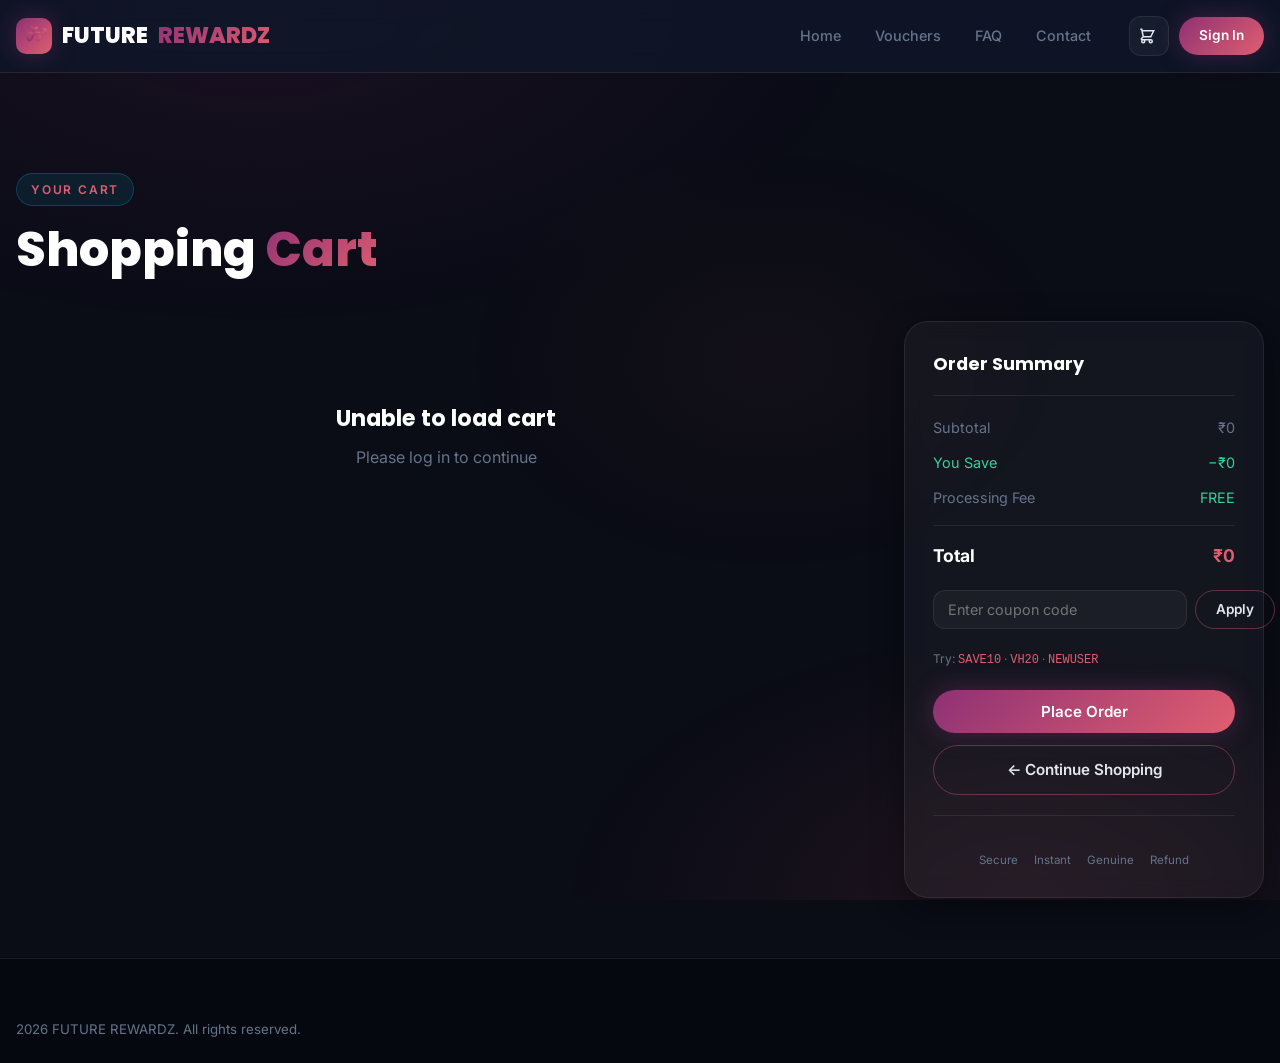
<file: frontend/cart.html>
<!DOCTYPE html>
<html lang="en">
<head>
  <meta charset="UTF-8" />
  <meta name="viewport" content="width=device-width, initial-scale=1.0" />
  <title>Your Cart — FUTURE REWARDZ</title>
  <link rel="stylesheet" href="css/style.css?v=12" />
</head>
<body>

<div id="loader">
  <div class="loader-inner">
    <div class="loader-logo">
      <div class="nav-logo-icon">
        <svg viewBox="0 0 100 100" fill="none" xmlns="http://www.w3.org/2000/svg" style="width: 100%; height: 100%; vertical-align: middle;">
          <defs>
            <linearGradient id="logo-grad-loader" x1="0%" y1="100%" x2="100%" y2="0%">
              <stop offset="0%" stop-color="#8e3175" />
              <stop offset="100%" stop-color="#e05e6f" />
            </linearGradient>
          </defs>
          <path d="M50,33 C45,21 35,26 48,34 C49,35 50,36 50,36 C50,36 51,35 52,34 C65,26 55,21 50,33 Z" stroke="url(#logo-grad-loader)" stroke-width="5" stroke-linejoin="round" />
          <path d="M43,41 H37 C34,41 33,43 33,46 V55 C33,65 41,65 44,56 C47,47 53,47 56,56 C59,65 67,65 67,55 V46 C67,43 66,41 63,41 H57" stroke="url(#logo-grad-loader)" stroke-width="5.5" stroke-linecap="round" stroke-linejoin="round" />
          <path d="M44,56 C47,47 52,43 59,43 C67,43 72,52 82,32" stroke="url(#logo-grad-loader)" stroke-width="5.5" stroke-linecap="round" stroke-linejoin="round" />
          <path d="M72,32 H82 V42" stroke="url(#logo-grad-loader)" stroke-width="5.5" stroke-linecap="round" stroke-linejoin="round" />
        </svg>
      </div> FUTURE <span class="text-gradient">REWARDZ</span>
    </div>
    <div class="loader-bar"><div class="loader-bar-fill"></div></div>
  </div>
</div>

<canvas id="particles" style="position:fixed;inset:0;width:100%;height:100%;pointer-events:none;z-index:0;opacity:0.3;"></canvas>

<!-- NAVBAR -->
<nav class="navbar">
  <div class="nav-inner">
    <a href="index.html" class="nav-logo">
      <div class="nav-logo-icon">
        <svg viewBox="0 0 100 100" fill="none" xmlns="http://www.w3.org/2000/svg" style="width: 100%; height: 100%; vertical-align: middle;">
          <defs>
            <linearGradient id="logo-grad-nav" x1="0%" y1="100%" x2="100%" y2="0%">
              <stop offset="0%" stop-color="#8e3175" />
              <stop offset="100%" stop-color="#e05e6f" />
            </linearGradient>
          </defs>
          <path d="M50,33 C45,21 35,26 48,34 C49,35 50,36 50,36 C50,36 51,35 52,34 C65,26 55,21 50,33 Z" stroke="url(#logo-grad-nav)" stroke-width="5" stroke-linejoin="round" />
          <path d="M43,41 H37 C34,41 33,43 33,46 V55 C33,65 41,65 44,56 C47,47 53,47 56,56 C59,65 67,65 67,55 V46 C67,43 66,41 63,41 H57" stroke="url(#logo-grad-nav)" stroke-width="5.5" stroke-linecap="round" stroke-linejoin="round" />
          <path d="M44,56 C47,47 52,43 59,43 C67,43 72,52 82,32" stroke="url(#logo-grad-nav)" stroke-width="5.5" stroke-linecap="round" stroke-linejoin="round" />
          <path d="M72,32 H82 V42" stroke="url(#logo-grad-nav)" stroke-width="5.5" stroke-linecap="round" stroke-linejoin="round" />
        </svg>
      </div> FUTURE <span class="text-gradient">REWARDZ</span>
    </a>
    <ul class="nav-links">
      <li><a href="index.html">Home</a></li>
      <li><a href="vouchers.html">Vouchers</a></li>
      <li><a href="faq.html">FAQ</a></li>
      <li><a href="contact.html">Contact</a></li>
    </ul>
    <div class="nav-actions">
      <a href="cart.html" class="cart-btn"><svg fill="none" stroke="currentColor" stroke-width="2" viewBox="0 0 24 24" style="width:18px;height:18px;vertical-align:text-bottom;margin-right:4px;"><path d="M3 3h2l.4 2M7 13h10l4-8H5.4M7 13L5.4 5M7 13l-2.293 2.293c-.63.63-.184 1.707.707 1.707H17m0 0a2 2 0 100 4 2 2 0 000-4zm-8 2a2 2 0 11-4 0 2 2 0 014 0z"></path></svg> <span class="cart-count" style="display:none">0</span></a>
      <a href="login.html" class="btn btn-primary btn-sm">Login</a>
      <button class="hamburger"></button>
    </div>
  </div>
  <div class="mobile-menu">
    <a href="index.html">Home</a>
    <a href="vouchers.html">Vouchers</a>
    <a href="login.html" style="color:var(--cyan);font-weight:600">Login</a>
  </div>
</nav>

<!-- CART SECTION -->
<section class="cart-section">
  <div class="page-header" style="padding:40px 0 28px;">
    <div class="section-label"> Your Cart</div>
    <h1 class="section-title">Shopping <span class="text-gradient">Cart</span></h1>
  </div>

  <div class="cart-layout">
    <!-- Cart Items -->
    <div>
      <div id="cart-items">
        <!-- Rendered by JS -->
        <div class="empty-state">
          <div class="empty-icon"></div>
          <div class="empty-title">Your cart is empty</div>
          <div class="empty-sub">Browse vouchers and add some deals!</div>
          <a href="vouchers.html" class="btn btn-primary" style="margin-top:16px;">Browse Vouchers</a>
        </div>
      </div>
    </div>

    <!-- Order Summary -->
    <div class="cart-summary glass">
      <h3>Order Summary</h3>

      <div class="summary-row">
        <span>Subtotal</span>
        <span id="summary-subtotal">₹0</span>
      </div>
      <div class="summary-row" style="color:#34d399;">
        <span>You Save</span>
        <span id="summary-savings">−₹0</span>
      </div>
      <div class="summary-row">
        <span>Processing Fee</span>
        <span style="color:#34d399;">FREE</span>
      </div>
      <div class="summary-row total">
        <span>Total</span>
        <span id="summary-total">₹0</span>
      </div>

      <!-- Coupon -->
      <div class="coupon-input">
        <input type="text" id="coupon-code" placeholder="Enter coupon code" />
        <button id="apply-coupon" class="btn btn-outline btn-sm">Apply</button>
      </div>
      <div style="font-size:0.75rem;color:var(--muted);margin-bottom:20px;">
        Try: <code style="color:var(--cyan)">SAVE10</code> · <code style="color:var(--cyan)">VH20</code> · <code style="color:var(--cyan)">NEWUSER</code>
      </div>

      <button id="place-order-btn" class="btn btn-primary" style="width:100%;justify-content:center;margin-bottom:12px;">
        Place Order
      </button>
      <a href="vouchers.html" class="btn btn-outline" style="width:100%;justify-content:center;">
        ← Continue Shopping
      </a>

      <!-- Trust badges -->
      <div style="display:flex;justify-content:center;gap:16px;margin-top:20px;padding-top:16px;border-top:1px solid var(--border);">
        <div style="text-align:center;font-size:0.72rem;color:var(--muted);"><br>Secure</div>
        <div style="text-align:center;font-size:0.72rem;color:var(--muted);"><br>Instant</div>
        <div style="text-align:center;font-size:0.72rem;color:var(--muted);"><br>Genuine</div>
        <div style="text-align:center;font-size:0.72rem;color:var(--muted);"><br>Refund</div>
      </div>
    </div>
  </div>
</section>

<footer>
  <div class="footer-inner">
    <div class="footer-bottom" style="padding-top:0;border:none;">
      <span> 2026 FUTURE REWARDZ. All rights reserved.</span>
    </div>
  </div>
</footer>

<div class="toast" id="toast"><span class="toast-icon" style="display:none;"></span><span class="toast-msg"></span></div>
<script src="js/script.js?v=13"></script>
</body>
</html>
</file>
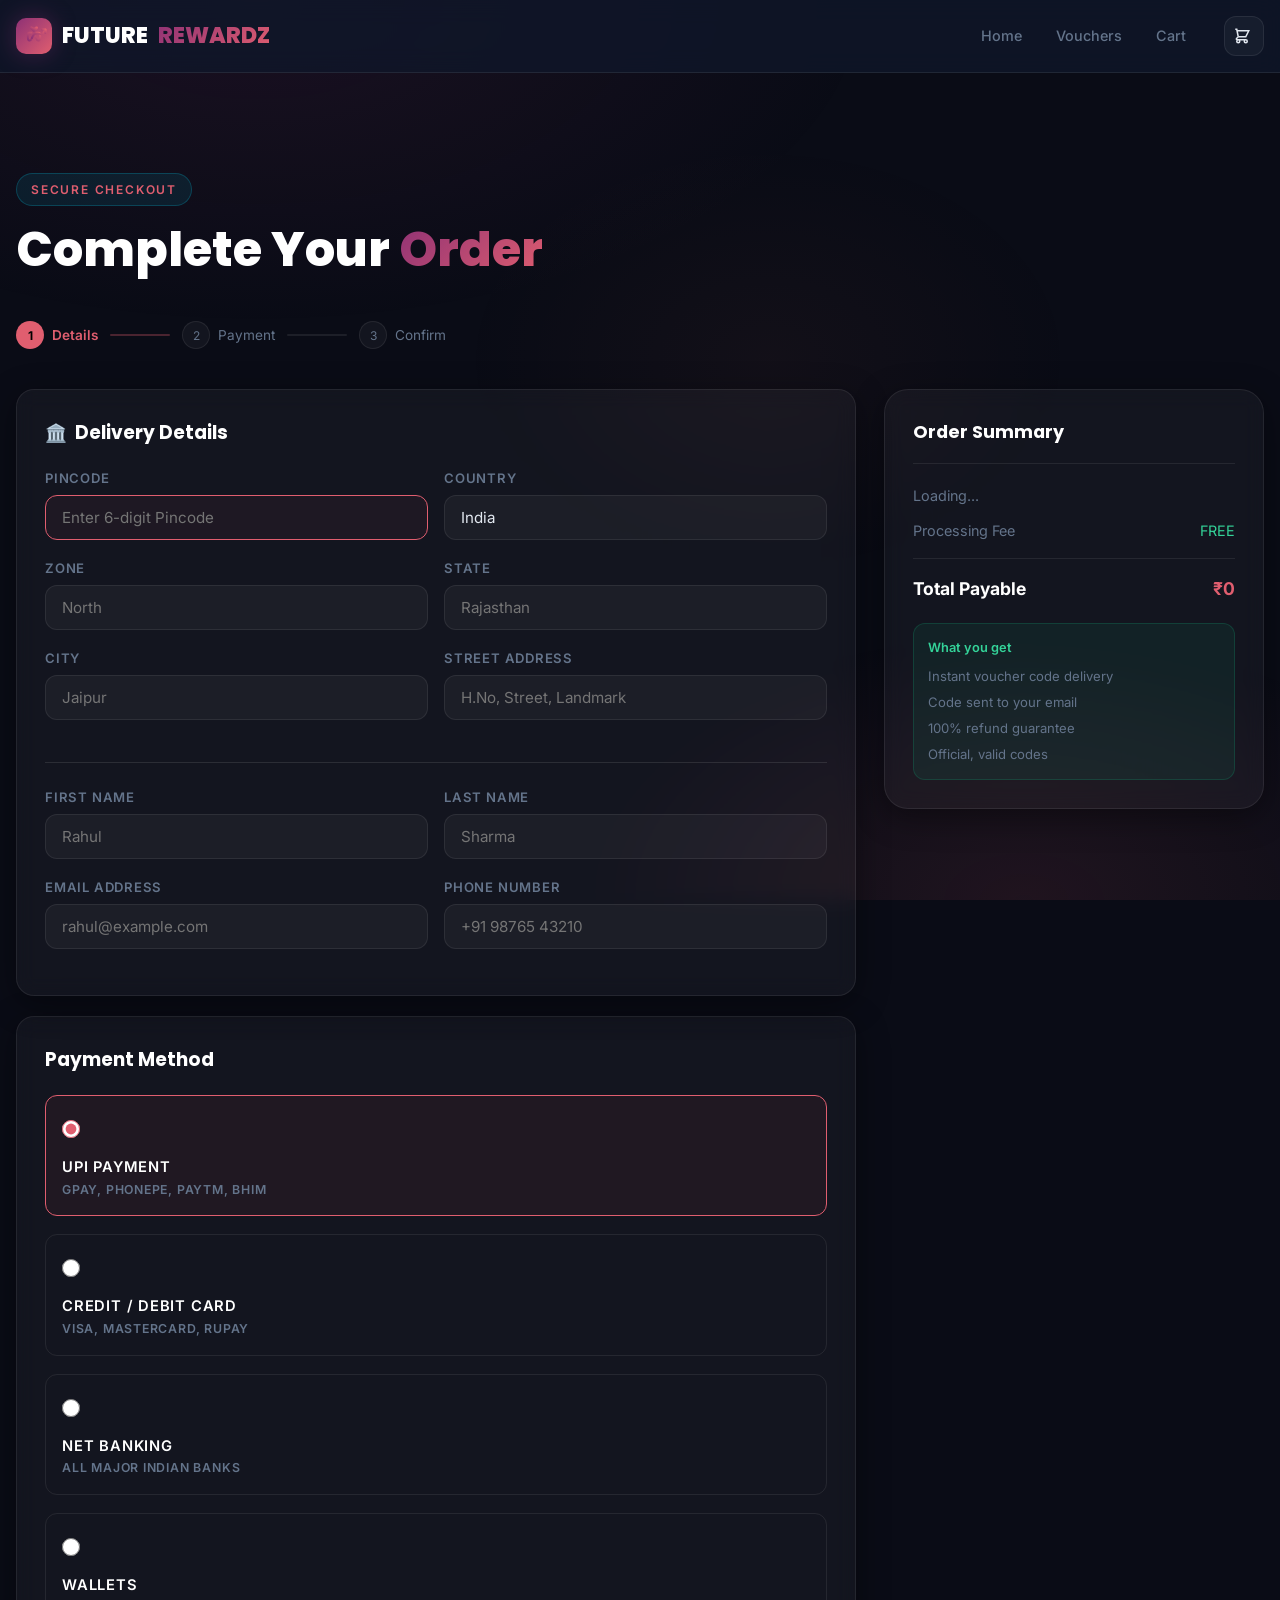
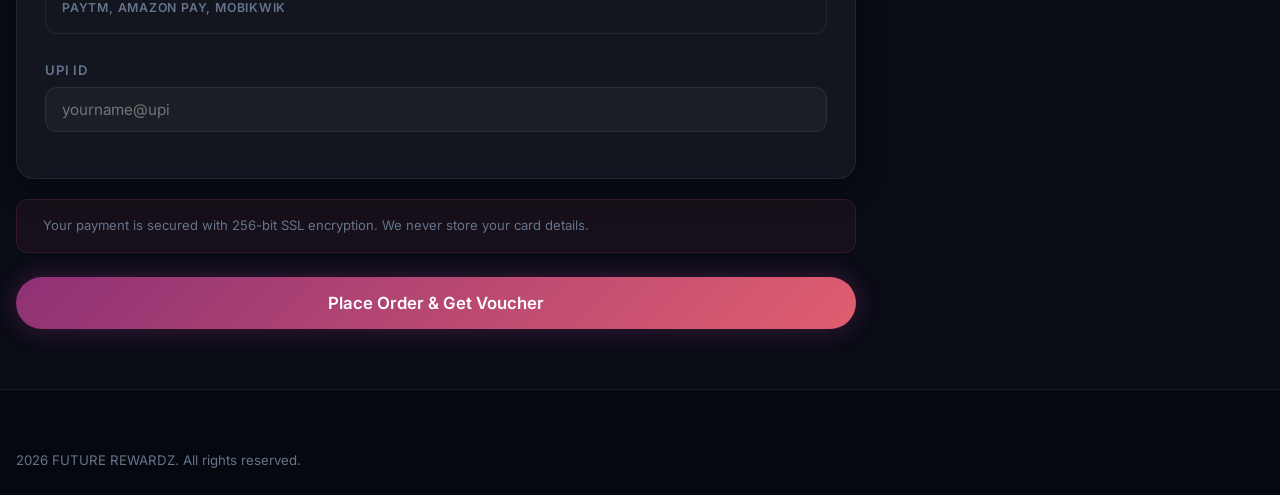
<file: frontend/checkout.html>
<!DOCTYPE html>
<html lang="en">
<head>
  <meta charset="UTF-8" />
  <meta name="viewport" content="width=device-width, initial-scale=1.0" />
  <title>Checkout — FUTURE REWARDZ</title>
  <link rel="stylesheet" href="css/style.css?v=12" />
</head>
<body>

<div id="loader">
  <div class="loader-inner">
    <div class="loader-logo">
      <div class="nav-logo-icon">
        <svg viewBox="0 0 100 100" fill="none" xmlns="http://www.w3.org/2000/svg" style="width: 100%; height: 100%; vertical-align: middle;">
          <defs>
            <linearGradient id="logo-grad-loader" x1="0%" y1="100%" x2="100%" y2="0%">
              <stop offset="0%" stop-color="#8e3175" />
              <stop offset="100%" stop-color="#e05e6f" />
            </linearGradient>
          </defs>
          <path d="M50,33 C45,21 35,26 48,34 C49,35 50,36 50,36 C50,36 51,35 52,34 C65,26 55,21 50,33 Z" stroke="url(#logo-grad-loader)" stroke-width="5" stroke-linejoin="round" />
          <path d="M43,41 H37 C34,41 33,43 33,46 V55 C33,65 41,65 44,56 C47,47 53,47 56,56 C59,65 67,65 67,55 V46 C67,43 66,41 63,41 H57" stroke="url(#logo-grad-loader)" stroke-width="5.5" stroke-linecap="round" stroke-linejoin="round" />
          <path d="M44,56 C47,47 52,43 59,43 C67,43 72,52 82,32" stroke="url(#logo-grad-loader)" stroke-width="5.5" stroke-linecap="round" stroke-linejoin="round" />
          <path d="M72,32 H82 V42" stroke="url(#logo-grad-loader)" stroke-width="5.5" stroke-linecap="round" stroke-linejoin="round" />
        </svg>
      </div> FUTURE <span class="text-gradient">REWARDZ</span>
    </div>
    <div class="loader-bar"><div class="loader-bar-fill"></div></div>
  </div>
</div>

<canvas id="particles" style="position:fixed;inset:0;width:100%;height:100%;pointer-events:none;z-index:0;opacity:0.3;"></canvas>

<!-- NAVBAR -->
<nav class="navbar">
  <div class="nav-inner">
    <a href="index.html" class="nav-logo">
      <div class="nav-logo-icon">
        <svg viewBox="0 0 100 100" fill="none" xmlns="http://www.w3.org/2000/svg" style="width: 100%; height: 100%; vertical-align: middle;">
          <defs>
            <linearGradient id="logo-grad-nav" x1="0%" y1="100%" x2="100%" y2="0%">
              <stop offset="0%" stop-color="#8e3175" />
              <stop offset="100%" stop-color="#e05e6f" />
            </linearGradient>
          </defs>
          <path d="M50,33 C45,21 35,26 48,34 C49,35 50,36 50,36 C50,36 51,35 52,34 C65,26 55,21 50,33 Z" stroke="url(#logo-grad-nav)" stroke-width="5" stroke-linejoin="round" />
          <path d="M43,41 H37 C34,41 33,43 33,46 V55 C33,65 41,65 44,56 C47,47 53,47 56,56 C59,65 67,65 67,55 V46 C67,43 66,41 63,41 H57" stroke="url(#logo-grad-nav)" stroke-width="5.5" stroke-linecap="round" stroke-linejoin="round" />
          <path d="M44,56 C47,47 52,43 59,43 C67,43 72,52 82,32" stroke="url(#logo-grad-nav)" stroke-width="5.5" stroke-linecap="round" stroke-linejoin="round" />
          <path d="M72,32 H82 V42" stroke="url(#logo-grad-nav)" stroke-width="5.5" stroke-linecap="round" stroke-linejoin="round" />
        </svg>
      </div> FUTURE <span class="text-gradient">REWARDZ</span>
    </a>
    <ul class="nav-links">
      <li><a href="index.html">Home</a></li>
      <li><a href="vouchers.html">Vouchers</a></li>
      <li><a href="cart.html">Cart</a></li>
    </ul>
    <div class="nav-actions">
      <a href="cart.html" class="cart-btn"><svg fill="none" stroke="currentColor" stroke-width="2" viewBox="0 0 24 24" style="width:18px;height:18px;vertical-align:text-bottom;margin-right:4px;"><path d="M3 3h2l.4 2M7 13h10l4-8H5.4M7 13L5.4 5M7 13l-2.293 2.293c-.63.63-.184 1.707.707 1.707H17m0 0a2 2 0 100 4 2 2 0 000-4zm-8 2a2 2 0 11-4 0 2 2 0 014 0z"></path></svg> <span class="cart-count" style="display:none">0</span></a>
      <button class="hamburger"></button>
    </div>
  </div>
  <div class="mobile-menu">
    <a href="index.html">Home</a>
    <a href="vouchers.html">Vouchers</a>
    <a href="cart.html">Cart</a>
  </div>
</nav>

<!-- CHECKOUT -->
<section class="checkout-section">
  <div style="padding:40px 0 28px;">
    <div class="section-label reveal"> Secure Checkout</div>
    <h1 class="section-title reveal">Complete Your <span class="text-gradient">Order</span></h1>
  </div>

  <!-- Progress steps -->
  <div style="display:flex;align-items:center;gap:12px;margin-bottom:40px;" class="reveal">
    <div style="display:flex;align-items:center;gap:8px;">
      <div style="width:28px;height:28px;border-radius:50%;background:var(--cyan);display:grid;place-items:center;font-size:0.75rem;font-weight:700;color:#000;">1</div>
      <span style="font-size:0.85rem;font-weight:600;color:var(--cyan);">Details</span>
    </div>
    <div style="flex:1;height:2px;background:rgba(224,94,111,0.3);border-radius:2px;max-width:60px;"></div>
    <div style="display:flex;align-items:center;gap:8px;">
      <div style="width:28px;height:28px;border-radius:50%;background:var(--surface);border:1px solid var(--border);display:grid;place-items:center;font-size:0.75rem;color:var(--muted);">2</div>
      <span style="font-size:0.85rem;color:var(--muted);">Payment</span>
    </div>
    <div style="flex:1;height:2px;background:var(--border);border-radius:2px;max-width:60px;"></div>
    <div style="display:flex;align-items:center;gap:8px;">
      <div style="width:28px;height:28px;border-radius:50%;background:var(--surface);border:1px solid var(--border);display:grid;place-items:center;font-size:0.75rem;color:var(--muted);">3</div>
      <span style="font-size:0.85rem;color:var(--muted);">Confirm</span>
    </div>
  </div>

  <div class="checkout-layout">
    <!-- LEFT: Form -->
    <div>
      <form id="checkout-form" class="checkout-form">

        <!-- Delivery & Address -->
        <div class="glass reveal" style="padding:28px;margin-bottom:20px;position:relative;z-index:50;">
          <h3 style="font-family:var(--font-display);font-weight:700;color:#fff;margin-bottom:20px;display:flex;align-items:center;gap:8px;">
            <span style="font-size:1.1rem;">🏛️</span> Delivery Details
          </h3>

          <div class="form-row">
            <div>
              <label for="pincode">Pincode</label>
              <input type="text" id="pincode" placeholder="Enter 6-digit Pincode" maxlength="6" autocomplete="off" required style="border:1px solid var(--cyan);background:rgba(224,94,111,0.05);" />
            </div>
            <div>
              <label for="country">Country</label>
              <input type="text" id="country" value="India" readonly />
            </div>
          </div>

          <div class="form-row">
            <div>
              <label for="zone">Zone</label>
              <input type="text" id="zone" placeholder="North" />
            </div>
            <div style="position:relative;">
              <label for="state">State</label>
              <input type="text" id="state" placeholder="Rajasthan" autocomplete="off" required />
              <div id="state-suggestions" class="autocomplete-dropdown glass"></div>
            </div>
          </div>

          <div class="form-row">
            <div>
              <label for="city">City</label>
              <input type="text" id="city" placeholder="Jaipur" required />
            </div>
            <div>
              <label for="street">Street Address</label>
              <input type="text" id="street" placeholder="H.No, Street, Landmark" required />
            </div>
          </div>

          <hr style="border:none;border-top:1px solid rgba(255,255,255,0.1);margin:24px 0;" />

          <div class="form-row">
            <div>
              <label for="fname">First Name</label>
              <input type="text" id="fname" placeholder="Rahul" required />
            </div>
            <div>
              <label for="lname">Last Name</label>
              <input type="text" id="lname" placeholder="Sharma" required />
            </div>
          </div>
          <div class="form-row">
            <div>
              <label for="email">Email Address</label>
              <input type="email" id="email" placeholder="rahul@example.com" required />
            </div>
            <div>
              <label for="phone">Phone Number</label>
              <input type="tel" id="phone" placeholder="+91 98765 43210" required />
            </div>
          </div>
        </div>


        <!-- Payment Method -->
        <div class="glass" style="padding:28px;margin-bottom:20px;">
          <h3 style="font-family:var(--font-display);font-weight:700;color:#fff;margin-bottom:20px;display:flex;align-items:center;gap:8px;">
             Payment Method
          </h3>

          <div class="payment-methods">
            <label class="pay-method selected">
              <input type="radio" name="payment" value="upi" checked />
              <span class="pay-method-icon"></span>
              <div>
                <div class="pay-method-label">UPI Payment</div>
                <div class="pay-method-sub">GPay, PhonePe, Paytm, BHIM</div>
              </div>
            </label>
            <label class="pay-method">
              <input type="radio" name="payment" value="card" />
              <span class="pay-method-icon"></span>
              <div>
                <div class="pay-method-label">Credit / Debit Card</div>
                <div class="pay-method-sub">Visa, Mastercard, RuPay</div>
              </div>
            </label>
            <label class="pay-method">
              <input type="radio" name="payment" value="netbanking" />
              <span class="pay-method-icon"></span>
              <div>
                <div class="pay-method-label">Net Banking</div>
                <div class="pay-method-sub">All major Indian banks</div>
              </div>
            </label>
            <label class="pay-method">
              <input type="radio" name="payment" value="wallet" />
              <span class="pay-method-icon"></span>
              <div>
                <div class="pay-method-label">Wallets</div>
                <div class="pay-method-sub">Paytm, Amazon Pay, Mobikwik</div>
              </div>
            </label>
          </div>

          <!-- UPI input (shown by default) -->
          <label>UPI ID</label>
          <input type="text" placeholder="yourname@upi" />
        </div>

        <!-- Trust badges -->
        <div style="display:flex;align-items:center;gap:10px;margin-bottom:24px;padding:16px;border-radius:var(--radius-sm);background:rgba(224,94,111,0.06);border:1px solid rgba(224,94,111,0.15);">
          <span style="font-size:1.4rem;"></span>
          <span style="font-size:0.82rem;color:var(--muted);line-height:1.5;">Your payment is secured with 256-bit SSL encryption. We never store your card details.</span>
        </div>

        <button type="submit" class="btn btn-primary btn-lg" style="width:100%;justify-content:center;">
           Place Order & Get Voucher
        </button>
      </form>
    </div>

    <!-- RIGHT: Order Summary -->
    <div class="cart-summary glass" style="top:88px;">
      <h3>Order Summary</h3>
      <div id="checkout-order-summary">
        <!-- Populated by JS -->
        <div class="summary-row"><span>Loading...</span></div>
      </div>
      <div class="summary-row">
        <span>Processing Fee</span>
        <span style="color:#34d399;">FREE</span>
      </div>
      <div class="summary-row total">
        <span>Total Payable</span>
        <span id="summary-total">₹0</span>
      </div>

      <div style="margin-top:20px;padding:14px;border-radius:var(--radius-sm);background:rgba(16,185,129,0.08);border:1px solid rgba(16,185,129,0.2);">
        <div style="font-size:0.8rem;color:#34d399;font-weight:600;"> What you get</div>
        <ul style="margin-top:8px;list-style:none;font-size:0.82rem;color:var(--muted);display:flex;flex-direction:column;gap:5px;">
          <li> Instant voucher code delivery</li>
          <li> Code sent to your email</li>
          <li> 100% refund guarantee</li>
          <li> Official, valid codes</li>
        </ul>
      </div>
    </div>
  </div>
</section>

<footer>
  <div class="footer-inner">
    <div class="footer-bottom" style="padding-top:0;border:none;">
      <span> 2026 FUTURE REWARDZ. All rights reserved.</span>
    </div>
  </div>
</footer>

<div class="toast" id="toast"><span class="toast-icon" style="display:none;"></span><span class="toast-msg"></span></div>
<script src="js/script.js?v=13"></script>
</body>
</html>
</file>
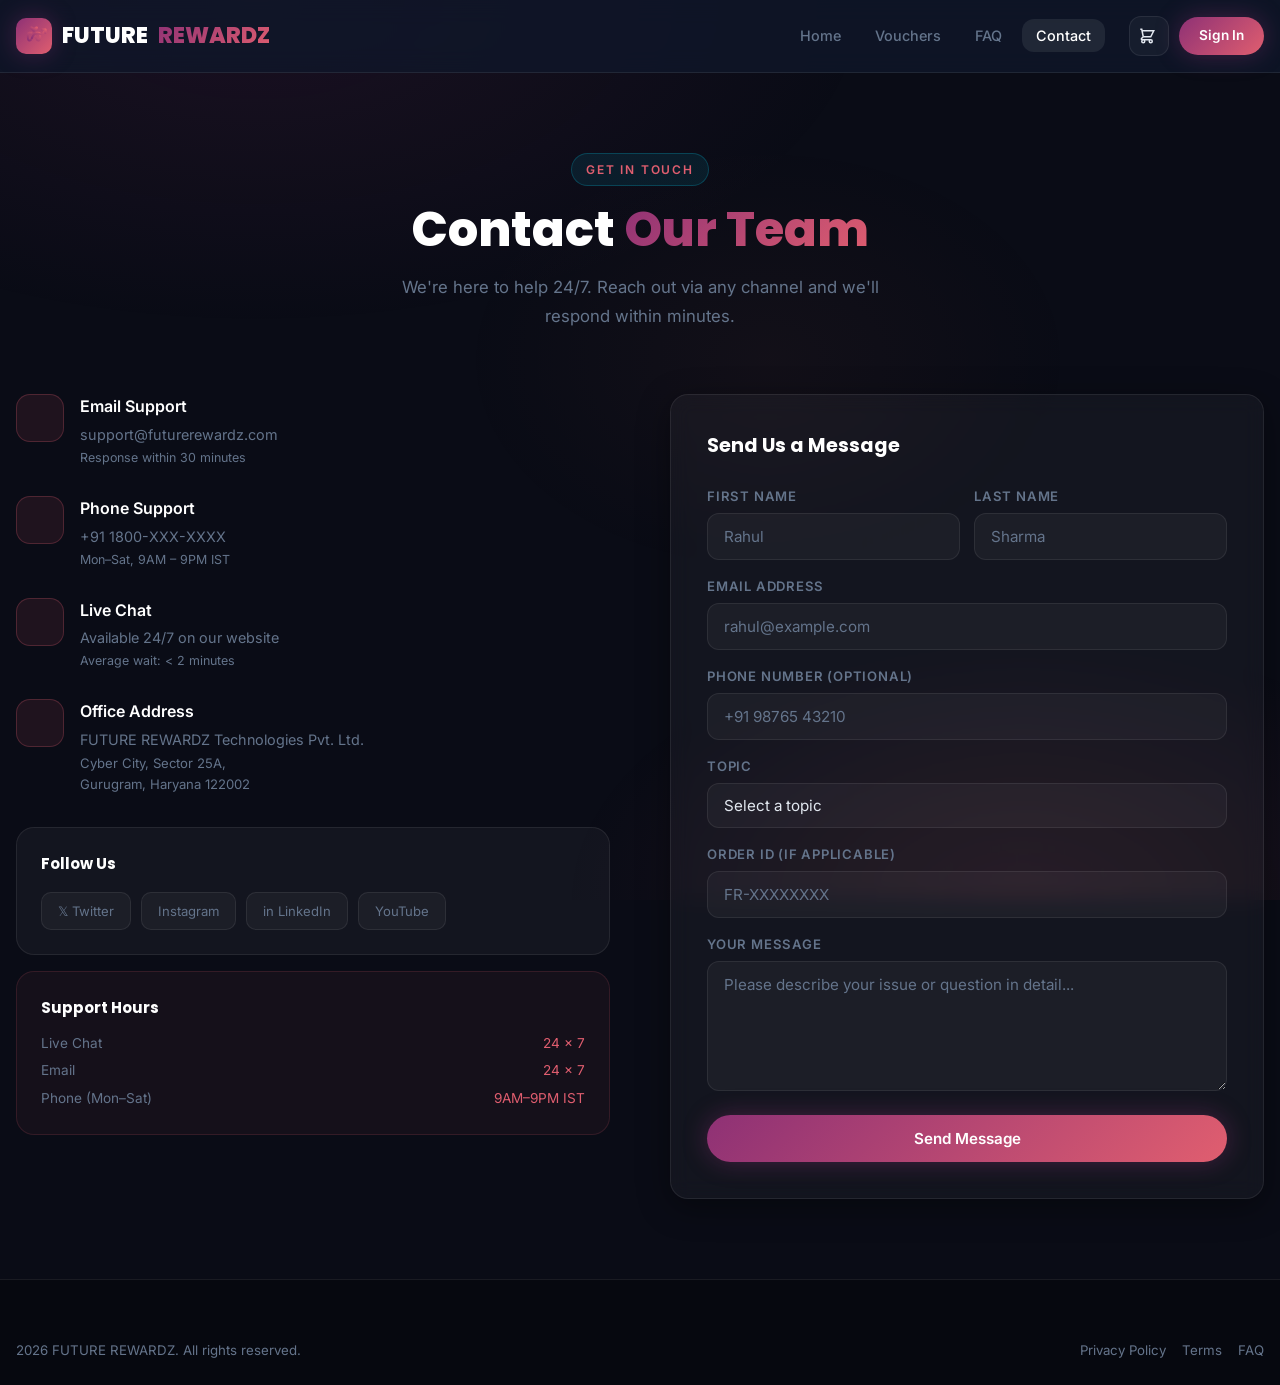
<file: frontend/contact.html>
<!DOCTYPE html>
<html lang="en">
<head>
  <meta charset="UTF-8" />
  <meta name="viewport" content="width=device-width, initial-scale=1.0" />
  <title>Contact Us — FUTURE REWARDZ</title>
  <link rel="stylesheet" href="css/style.css?v=12" />
</head>
<body>

<div id="loader">
  <div class="loader-inner">
    <div class="loader-logo">
      <div class="nav-logo-icon">
        <svg viewBox="0 0 100 100" fill="none" xmlns="http://www.w3.org/2000/svg" style="width: 100%; height: 100%; vertical-align: middle;">
          <defs>
            <linearGradient id="logo-grad-loader" x1="0%" y1="100%" x2="100%" y2="0%">
              <stop offset="0%" stop-color="#8e3175" />
              <stop offset="100%" stop-color="#e05e6f" />
            </linearGradient>
          </defs>
          <path d="M50,33 C45,21 35,26 48,34 C49,35 50,36 50,36 C50,36 51,35 52,34 C65,26 55,21 50,33 Z" stroke="url(#logo-grad-loader)" stroke-width="5" stroke-linejoin="round" />
          <path d="M43,41 H37 C34,41 33,43 33,46 V55 C33,65 41,65 44,56 C47,47 53,47 56,56 C59,65 67,65 67,55 V46 C67,43 66,41 63,41 H57" stroke="url(#logo-grad-loader)" stroke-width="5.5" stroke-linecap="round" stroke-linejoin="round" />
          <path d="M44,56 C47,47 52,43 59,43 C67,43 72,52 82,32" stroke="url(#logo-grad-loader)" stroke-width="5.5" stroke-linecap="round" stroke-linejoin="round" />
          <path d="M72,32 H82 V42" stroke="url(#logo-grad-loader)" stroke-width="5.5" stroke-linecap="round" stroke-linejoin="round" />
        </svg>
      </div> FUTURE <span class="text-gradient">REWARDZ</span>
    </div>
    <div class="loader-bar"><div class="loader-bar-fill"></div></div>
  </div>
</div>

<canvas id="particles" style="position:fixed;inset:0;width:100%;height:100%;pointer-events:none;z-index:0;opacity:0.3;"></canvas>

<!-- NAVBAR -->
<nav class="navbar">
  <div class="nav-inner">
    <a href="index.html" class="nav-logo">
      <div class="nav-logo-icon">
        <svg viewBox="0 0 100 100" fill="none" xmlns="http://www.w3.org/2000/svg" style="width: 100%; height: 100%; vertical-align: middle;">
          <defs>
            <linearGradient id="logo-grad-nav" x1="0%" y1="100%" x2="100%" y2="0%">
              <stop offset="0%" stop-color="#8e3175" />
              <stop offset="100%" stop-color="#e05e6f" />
            </linearGradient>
          </defs>
          <path d="M50,33 C45,21 35,26 48,34 C49,35 50,36 50,36 C50,36 51,35 52,34 C65,26 55,21 50,33 Z" stroke="url(#logo-grad-nav)" stroke-width="5" stroke-linejoin="round" />
          <path d="M43,41 H37 C34,41 33,43 33,46 V55 C33,65 41,65 44,56 C47,47 53,47 56,56 C59,65 67,65 67,55 V46 C67,43 66,41 63,41 H57" stroke="url(#logo-grad-nav)" stroke-width="5.5" stroke-linecap="round" stroke-linejoin="round" />
          <path d="M44,56 C47,47 52,43 59,43 C67,43 72,52 82,32" stroke="url(#logo-grad-nav)" stroke-width="5.5" stroke-linecap="round" stroke-linejoin="round" />
          <path d="M72,32 H82 V42" stroke="url(#logo-grad-nav)" stroke-width="5.5" stroke-linecap="round" stroke-linejoin="round" />
        </svg>
      </div> FUTURE <span class="text-gradient">REWARDZ</span>
    </a>
    <ul class="nav-links">
      <li><a href="index.html">Home</a></li>
      <li><a href="vouchers.html">Vouchers</a></li>
      <li><a href="faq.html">FAQ</a></li>
      <li><a href="contact.html" class="active">Contact</a></li>
    </ul>
    <div class="nav-actions">
      <a href="cart.html" class="cart-btn"><svg fill="none" stroke="currentColor" stroke-width="2" viewBox="0 0 24 24" style="width:18px;height:18px;vertical-align:text-bottom;margin-right:4px;"><path d="M3 3h2l.4 2M7 13h10l4-8H5.4M7 13L5.4 5M7 13l-2.293 2.293c-.63.63-.184 1.707.707 1.707H17m0 0a2 2 0 100 4 2 2 0 000-4zm-8 2a2 2 0 11-4 0 2 2 0 014 0z"></path></svg> <span class="cart-count" style="display:none">0</span></a>
      <a href="login.html" class="btn btn-primary btn-sm">Login</a>
      <button class="hamburger"></button>
    </div>
  </div>
  <div class="mobile-menu">
    <a href="index.html">Home</a>
    <a href="vouchers.html">Vouchers</a>
    <a href="faq.html">FAQ</a>
    <a href="contact.html">Contact</a>
  </div>
</nav>

<!-- CONTACT SECTION -->
<section class="contact-section">
  <div style="text-align:center;margin-bottom:4rem;">
    <div class="section-label reveal"> Get In Touch</div>
    <h1 class="section-title reveal">Contact <span class="text-gradient">Our Team</span></h1>
    <p class="section-subtitle reveal" style="margin-inline:auto;">
      We're here to help 24/7. Reach out via any channel and we'll respond within minutes.
    </p>
  </div>

  <div class="contact-layout">
    <!-- Left: Contact Info -->
    <div>
      <div class="contact-info-item reveal">
        <div class="contact-icon"></div>
        <div>
          <div class="contact-info-title">Email Support</div>
          <div class="contact-info-val">support@futurerewardz.com</div>
          <div class="contact-info-val" style="font-size:0.78rem;margin-top:2px;color:var(--muted);">Response within 30 minutes</div>
        </div>
      </div>

      <div class="contact-info-item reveal">
        <div class="contact-icon"></div>
        <div>
          <div class="contact-info-title">Phone Support</div>
          <div class="contact-info-val">+91 1800-XXX-XXXX</div>
          <div class="contact-info-val" style="font-size:0.78rem;margin-top:2px;color:var(--muted);">Mon–Sat, 9AM – 9PM IST</div>
        </div>
      </div>

      <div class="contact-info-item reveal">
        <div class="contact-icon"></div>
        <div>
          <div class="contact-info-title">Live Chat</div>
          <div class="contact-info-val">Available 24/7 on our website</div>
          <div class="contact-info-val" style="font-size:0.78rem;margin-top:2px;color:var(--muted);">Average wait: &lt; 2 minutes</div>
        </div>
      </div>

      <div class="contact-info-item reveal">
        <div class="contact-icon"></div>
        <div>
          <div class="contact-info-title">Office Address</div>
          <div class="contact-info-val">FUTURE REWARDZ Technologies Pvt. Ltd.</div>
          <div class="contact-info-val" style="font-size:0.82rem;margin-top:2px;">Cyber City, Sector 25A,<br>Gurugram, Haryana 122002</div>
        </div>
      </div>

      <!-- Social Links -->
      <div class="reveal" style="margin-top:32px;padding:24px;border-radius:var(--radius);background:var(--surface);border:1px solid var(--border);">
        <div style="font-family:var(--font-display);font-weight:700;color:#fff;margin-bottom:16px;font-size:0.95rem;">Follow Us</div>
        <div style="display:flex;gap:10px;flex-wrap:wrap;">
          <a href="#" class="social-btn" style="width:auto;padding:8px 16px;gap:6px;font-size:0.82rem;">𝕏 Twitter</a>
          <a href="#" class="social-btn" style="width:auto;padding:8px 16px;gap:6px;font-size:0.82rem;"> Instagram</a>
          <a href="#" class="social-btn" style="width:auto;padding:8px 16px;gap:6px;font-size:0.82rem;">in LinkedIn</a>
          <a href="#" class="social-btn" style="width:auto;padding:8px 16px;gap:6px;font-size:0.82rem;"> YouTube</a>
        </div>
      </div>

      <!-- Office hours -->
      <div class="reveal" style="margin-top:16px;padding:24px;border-radius:var(--radius);background:rgba(224,94,111,0.05);border:1px solid rgba(224,94,111,0.15);">
        <div style="font-family:var(--font-display);font-weight:700;color:#fff;margin-bottom:12px;font-size:0.95rem;"> Support Hours</div>
        <div style="display:flex;flex-direction:column;gap:6px;font-size:0.85rem;">
          <div style="display:flex;justify-content:space-between;color:var(--muted);">
            <span>Live Chat</span><span style="color:var(--cyan);">24 × 7</span>
          </div>
          <div style="display:flex;justify-content:space-between;color:var(--muted);">
            <span>Email</span><span style="color:var(--cyan);">24 × 7</span>
          </div>
          <div style="display:flex;justify-content:space-between;color:var(--muted);">
            <span>Phone (Mon–Sat)</span><span style="color:var(--cyan);">9AM–9PM IST</span>
          </div>
        </div>
      </div>
    </div>

    <!-- Right: Contact Form -->
    <div class="glass" style="padding:36px;" class="reveal">
      <h3 style="font-family:var(--font-display);font-weight:700;color:#fff;margin-bottom:24px;font-size:1.2rem;">Send Us a Message</h3>

      <form id="contact-form" class="contact-form">
        <div style="display:grid;grid-template-columns:1fr 1fr;gap:14px;">
          <div>
            <label>First Name</label>
            <input type="text" placeholder="Rahul" required />
          </div>
          <div>
            <label>Last Name</label>
            <input type="text" placeholder="Sharma" required />
          </div>
        </div>

        <label>Email Address</label>
        <input type="email" placeholder="rahul@example.com" required />

        <label>Phone Number (optional)</label>
        <input type="tel" placeholder="+91 98765 43210" />

        <label>Topic</label>
        <select style="width:100%;background:rgba(255,255,255,0.04);border:1px solid var(--border);border-radius:var(--radius-sm);padding:12px 16px;font-family:var(--font-body);font-size:0.95rem;color:var(--text);outline:none;margin-bottom:16px;appearance:none;">
          <option value="" style="background:#0F172A;">Select a topic</option>
          <option style="background:#0F172A;">Order Issue</option>
          <option style="background:#0F172A;">Payment Problem</option>
          <option style="background:#0F172A;">Invalid Voucher Code</option>
          <option style="background:#0F172A;">Refund Request</option>
          <option style="background:#0F172A;">Account Help</option>
          <option style="background:#0F172A;">Partnership / Bulk Orders</option>
          <option style="background:#0F172A;">General Inquiry</option>
        </select>

        <label>Order ID (if applicable)</label>
        <input type="text" placeholder="FR-XXXXXXXX" />

        <label>Your Message</label>
        <textarea placeholder="Please describe your issue or question in detail..." required></textarea>

        <button type="submit" class="btn btn-primary" style="width:100%;justify-content:center;padding:14px;">
           Send Message
        </button>
      </form>
    </div>
  </div>
</section>

<footer>
  <div class="footer-inner">
    <div class="footer-bottom" style="padding-top:0;border:none;">
      <span> 2026 FUTURE REWARDZ. All rights reserved.</span>
      <div style="display:flex;gap:16px;">
        <a href="#">Privacy Policy</a>
        <a href="#">Terms</a>
        <a href="faq.html">FAQ</a>
      </div>
    </div>
  </div>
</footer>

<div class="toast" id="toast"><span class="toast-icon" style="display:none;"></span><span class="toast-msg"></span></div>
<script src="js/script.js?v=13"></script>
</body>
</html>
</file>
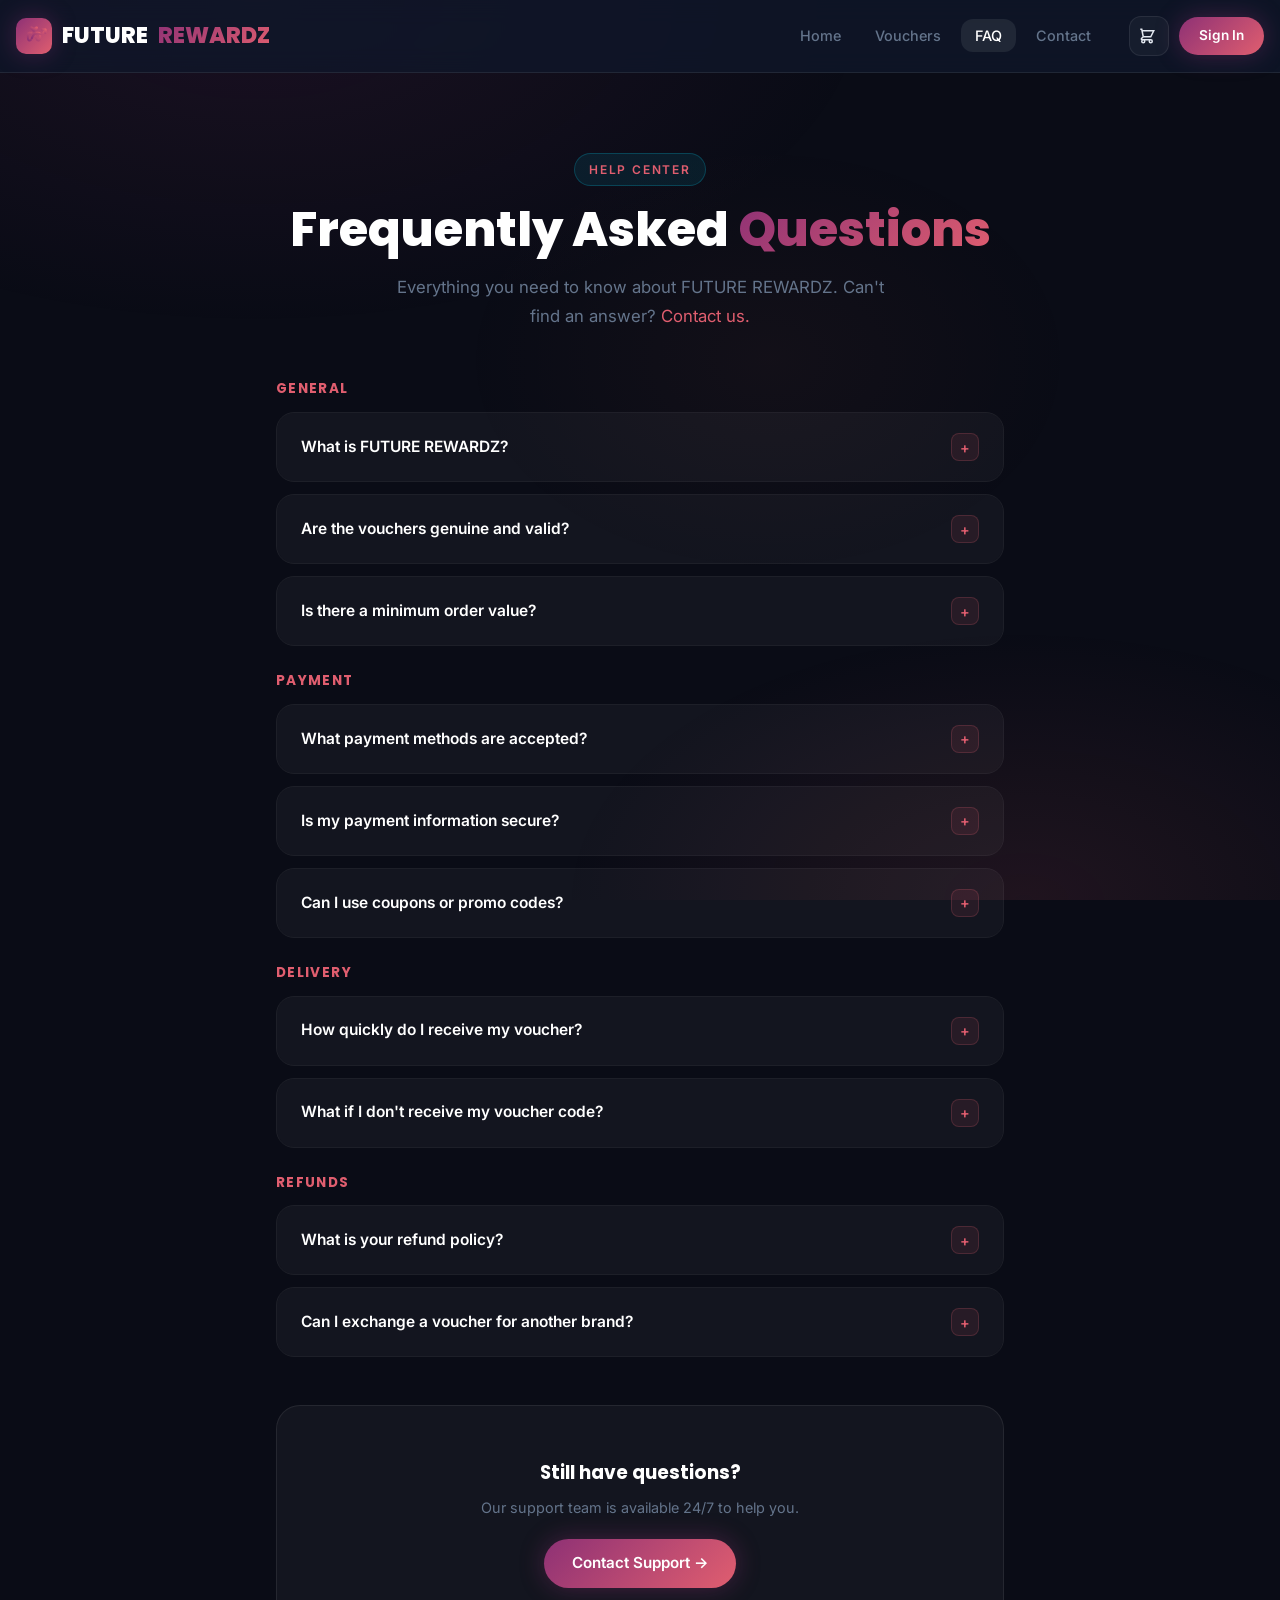
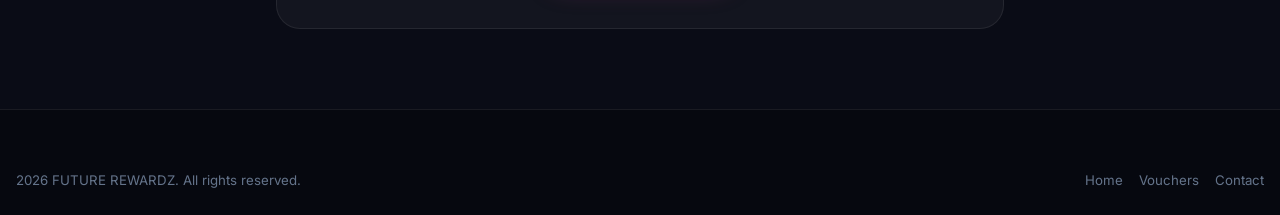
<file: frontend/faq.html>
<!DOCTYPE html>
<html lang="en">
<head>
  <meta charset="UTF-8" />
  <meta name="viewport" content="width=device-width, initial-scale=1.0" />
  <title>FAQ — FUTURE REWARDZ</title>
  <link rel="stylesheet" href="css/style.css?v=12" />
</head>
<body>

<div id="loader">
  <div class="loader-inner">
    <div class="loader-logo">
      <div class="nav-logo-icon">
        <svg viewBox="0 0 100 100" fill="none" xmlns="http://www.w3.org/2000/svg" style="width: 100%; height: 100%; vertical-align: middle;">
          <defs>
            <linearGradient id="logo-grad-loader" x1="0%" y1="100%" x2="100%" y2="0%">
              <stop offset="0%" stop-color="#8e3175" />
              <stop offset="100%" stop-color="#e05e6f" />
            </linearGradient>
          </defs>
          <path d="M50,33 C45,21 35,26 48,34 C49,35 50,36 50,36 C50,36 51,35 52,34 C65,26 55,21 50,33 Z" stroke="url(#logo-grad-loader)" stroke-width="5" stroke-linejoin="round" />
          <path d="M43,41 H37 C34,41 33,43 33,46 V55 C33,65 41,65 44,56 C47,47 53,47 56,56 C59,65 67,65 67,55 V46 C67,43 66,41 63,41 H57" stroke="url(#logo-grad-loader)" stroke-width="5.5" stroke-linecap="round" stroke-linejoin="round" />
          <path d="M44,56 C47,47 52,43 59,43 C67,43 72,52 82,32" stroke="url(#logo-grad-loader)" stroke-width="5.5" stroke-linecap="round" stroke-linejoin="round" />
          <path d="M72,32 H82 V42" stroke="url(#logo-grad-loader)" stroke-width="5.5" stroke-linecap="round" stroke-linejoin="round" />
        </svg>
      </div> FUTURE <span class="text-gradient">REWARDZ</span>
    </div>
    <div class="loader-bar"><div class="loader-bar-fill"></div></div>
  </div>
</div>

<canvas id="particles" style="position:fixed;inset:0;width:100%;height:100%;pointer-events:none;z-index:0;opacity:0.3;"></canvas>

<!-- NAVBAR -->
<nav class="navbar">
  <div class="nav-inner">
    <a href="index.html" class="nav-logo">
      <div class="nav-logo-icon">
        <svg viewBox="0 0 100 100" fill="none" xmlns="http://www.w3.org/2000/svg" style="width: 100%; height: 100%; vertical-align: middle;">
          <defs>
            <linearGradient id="logo-grad-nav" x1="0%" y1="100%" x2="100%" y2="0%">
              <stop offset="0%" stop-color="#8e3175" />
              <stop offset="100%" stop-color="#e05e6f" />
            </linearGradient>
          </defs>
          <path d="M50,33 C45,21 35,26 48,34 C49,35 50,36 50,36 C50,36 51,35 52,34 C65,26 55,21 50,33 Z" stroke="url(#logo-grad-nav)" stroke-width="5" stroke-linejoin="round" />
          <path d="M43,41 H37 C34,41 33,43 33,46 V55 C33,65 41,65 44,56 C47,47 53,47 56,56 C59,65 67,65 67,55 V46 C67,43 66,41 63,41 H57" stroke="url(#logo-grad-nav)" stroke-width="5.5" stroke-linecap="round" stroke-linejoin="round" />
          <path d="M44,56 C47,47 52,43 59,43 C67,43 72,52 82,32" stroke="url(#logo-grad-nav)" stroke-width="5.5" stroke-linecap="round" stroke-linejoin="round" />
          <path d="M72,32 H82 V42" stroke="url(#logo-grad-nav)" stroke-width="5.5" stroke-linecap="round" stroke-linejoin="round" />
        </svg>
      </div> FUTURE <span class="text-gradient">REWARDZ</span>
    </a>
    <ul class="nav-links">
      <li><a href="index.html">Home</a></li>
      <li><a href="vouchers.html">Vouchers</a></li>
      <li><a href="faq.html" class="active">FAQ</a></li>
      <li><a href="contact.html">Contact</a></li>
    </ul>
    <div class="nav-actions">
      <a href="cart.html" class="cart-btn"><svg fill="none" stroke="currentColor" stroke-width="2" viewBox="0 0 24 24" style="width:18px;height:18px;vertical-align:text-bottom;margin-right:4px;"><path d="M3 3h2l.4 2M7 13h10l4-8H5.4M7 13L5.4 5M7 13l-2.293 2.293c-.63.63-.184 1.707.707 1.707H17m0 0a2 2 0 100 4 2 2 0 000-4zm-8 2a2 2 0 11-4 0 2 2 0 014 0z"></path></svg> <span class="cart-count" style="display:none">0</span></a>
      <a href="login.html" class="btn btn-primary btn-sm">Login</a>
      <button class="hamburger"></button>
    </div>
  </div>
  <div class="mobile-menu">
    <a href="index.html">Home</a>
    <a href="vouchers.html">Vouchers</a>
    <a href="faq.html">FAQ</a>
    <a href="contact.html">Contact</a>
  </div>
</nav>

<!-- FAQ -->
<section class="faq-section">
  <div style="text-align:center;margin-bottom:3rem;">
    <div class="section-label reveal"> Help Center</div>
    <h1 class="section-title reveal">Frequently Asked <span class="text-gradient">Questions</span></h1>
    <p class="section-subtitle reveal" style="margin-inline:auto;">Everything you need to know about FUTURE REWARDZ. Can't find an answer? <a href="contact.html" style="color:var(--cyan);">Contact us.</a></p>
  </div>

  <!-- Category: General -->
  <div style="margin-bottom:12px;font-family:var(--font-display);font-size:0.85rem;font-weight:700;color:var(--cyan);letter-spacing:0.1em;text-transform:uppercase;" class="reveal">General</div>

  <div class="faq-item reveal">
    <div class="faq-q">
      What is FUTURE REWARDZ?
      <div class="faq-icon">+</div>
    </div>
    <div class="faq-a">
      <div class="faq-a-inner">
        FUTURE REWARDZ is India's leading platform for buying discounted digital vouchers and gift cards. We partner directly with top brands like Amazon, Flipkart, Netflix, Steam, and hundreds more to offer you genuine vouchers at up to 40% discount. Once you purchase, the voucher code is delivered instantly to your email and displayed on screen.
      </div>
    </div>
  </div>

  <div class="faq-item reveal">
    <div class="faq-q">
      Are the vouchers genuine and valid?
      <div class="faq-icon">+</div>
    </div>
    <div class="faq-a">
      <div class="faq-a-inner">
        Absolutely. Every voucher on FUTURE REWARDZ is sourced directly from official brand partners. We guarantee 100% genuine codes. In the rare event a code doesn't work, we offer immediate replacement or a full refund — no questions asked.
      </div>
    </div>
  </div>

  <div class="faq-item reveal">
    <div class="faq-q">
      Is there a minimum order value?
      <div class="faq-icon">+</div>
    </div>
    <div class="faq-a">
      <div class="faq-a-inner">
        No minimum order value! You can purchase even a single ₹100 voucher. There are no hidden charges — the price you see is the price you pay. Processing fees are also completely free.
      </div>
    </div>
  </div>

  <!-- Category: Payment -->
  <div style="margin:24px 0 12px;font-family:var(--font-display);font-size:0.85rem;font-weight:700;color:var(--cyan);letter-spacing:0.1em;text-transform:uppercase;" class="reveal">Payment</div>

  <div class="faq-item reveal">
    <div class="faq-q">
      What payment methods are accepted?
      <div class="faq-icon">+</div>
    </div>
    <div class="faq-a">
      <div class="faq-a-inner">
        We accept all major payment methods: UPI (GPay, PhonePe, Paytm, BHIM), Credit/Debit Cards (Visa, Mastercard, RuPay), Net Banking (all major Indian banks), and digital wallets (Paytm, Amazon Pay, Mobikwik, Freecharge). All transactions are secured with 256-bit SSL encryption.
      </div>
    </div>
  </div>

  <div class="faq-item reveal">
    <div class="faq-q">
      Is my payment information secure?
      <div class="faq-icon">+</div>
    </div>
    <div class="faq-a">
      <div class="faq-a-inner">
        Yes. FUTURE REWARDZ uses bank-grade 256-bit SSL encryption for all transactions. We are PCI-DSS compliant and never store your card or banking details on our servers. Payments are processed through certified payment gateways, ensuring your financial information is always protected.
      </div>
    </div>
  </div>

  <div class="faq-item reveal">
    <div class="faq-q">
      Can I use coupons or promo codes?
      <div class="faq-icon">+</div>
    </div>
    <div class="faq-a">
      <div class="faq-a-inner">
        Yes! FUTURE REWARDZ regularly offers coupon codes for additional savings. You can enter a coupon code during checkout. Try codes like SAVE10 (10% off), VH20 (20% off), or NEWUSER (15% off for first-time buyers). Subscribe to our newsletter to receive exclusive codes in your inbox.
      </div>
    </div>
  </div>

  <!-- Category: Delivery -->
  <div style="margin:24px 0 12px;font-family:var(--font-display);font-size:0.85rem;font-weight:700;color:var(--cyan);letter-spacing:0.1em;text-transform:uppercase;" class="reveal">Delivery</div>

  <div class="faq-item reveal">
    <div class="faq-q">
      How quickly do I receive my voucher?
      <div class="faq-icon">+</div>
    </div>
    <div class="faq-a">
      <div class="faq-a-inner">
        Voucher codes are delivered instantly — typically within 5–10 seconds of successful payment. The code is displayed on your screen immediately after purchase and also sent to your registered email address. No waiting, no delays.
      </div>
    </div>
  </div>

  <div class="faq-item reveal">
    <div class="faq-q">
      What if I don't receive my voucher code?
      <div class="faq-icon">+</div>
    </div>
    <div class="faq-a">
      <div class="faq-a-inner">
        First, check your spam/junk folder. If you still don't receive it within 5 minutes, log into your FUTURE REWARDZ account and go to "My Orders" — all codes are saved there. If you still face issues, contact our 24/7 support via live chat or email at support@futurerewardz.com and we'll resolve it immediately.
      </div>
    </div>
  </div>

  <!-- Category: Refunds -->
  <div style="margin:24px 0 12px;font-family:var(--font-display);font-size:0.85rem;font-weight:700;color:var(--cyan);letter-spacing:0.1em;text-transform:uppercase;" class="reveal">Refunds</div>

  <div class="faq-item reveal">
    <div class="faq-q">
      What is your refund policy?
      <div class="faq-icon">+</div>
    </div>
    <div class="faq-a">
      <div class="faq-a-inner">
        We offer a 100% refund guarantee. If a voucher code doesn't work, we'll replace it immediately. If we can't provide a replacement, we'll issue a full refund to your original payment method within 3–5 business days. Refunds for unused, unshared codes can also be requested within 7 days of purchase.
      </div>
    </div>
  </div>

  <div class="faq-item reveal">
    <div class="faq-q">
      Can I exchange a voucher for another brand?
      <div class="faq-icon">+</div>
    </div>
    <div class="faq-a">
      <div class="faq-a-inner">
        Voucher exchanges are possible within 24 hours of purchase, provided the code has not been used or shared. Please contact our support team with your order ID and the reason for exchange. Exchanges are subject to availability and are processed as store credit on your FUTURE REWARDZ account.
      </div>
    </div>
  </div>

  <!-- CTA -->
  <div style="text-align:center;margin-top:3rem;padding:40px;border-radius:var(--radius-lg);background:var(--surface);border:1px solid var(--border);" class="reveal">
    <div style="font-size:2rem;margin-bottom:12px;"></div>
    <h3 style="font-family:var(--font-display);font-weight:700;color:#fff;margin-bottom:8px;">Still have questions?</h3>
    <p style="color:var(--muted);margin-bottom:20px;font-size:0.9rem;">Our support team is available 24/7 to help you.</p>
    <a href="contact.html" class="btn btn-primary">Contact Support →</a>
  </div>
</section>

<footer>
  <div class="footer-inner">
    <div class="footer-bottom" style="padding-top:0;border:none;">
      <span> 2026 FUTURE REWARDZ. All rights reserved.</span>
      <div style="display:flex;gap:16px;">
        <a href="index.html">Home</a>
        <a href="vouchers.html">Vouchers</a>
        <a href="contact.html">Contact</a>
      </div>
    </div>
  </div>
</footer>

<div class="toast" id="toast"><span class="toast-icon" style="display:none;"></span><span class="toast-msg"></span></div>
<script src="js/script.js?v=13"></script>
</body>
</html>
</file>
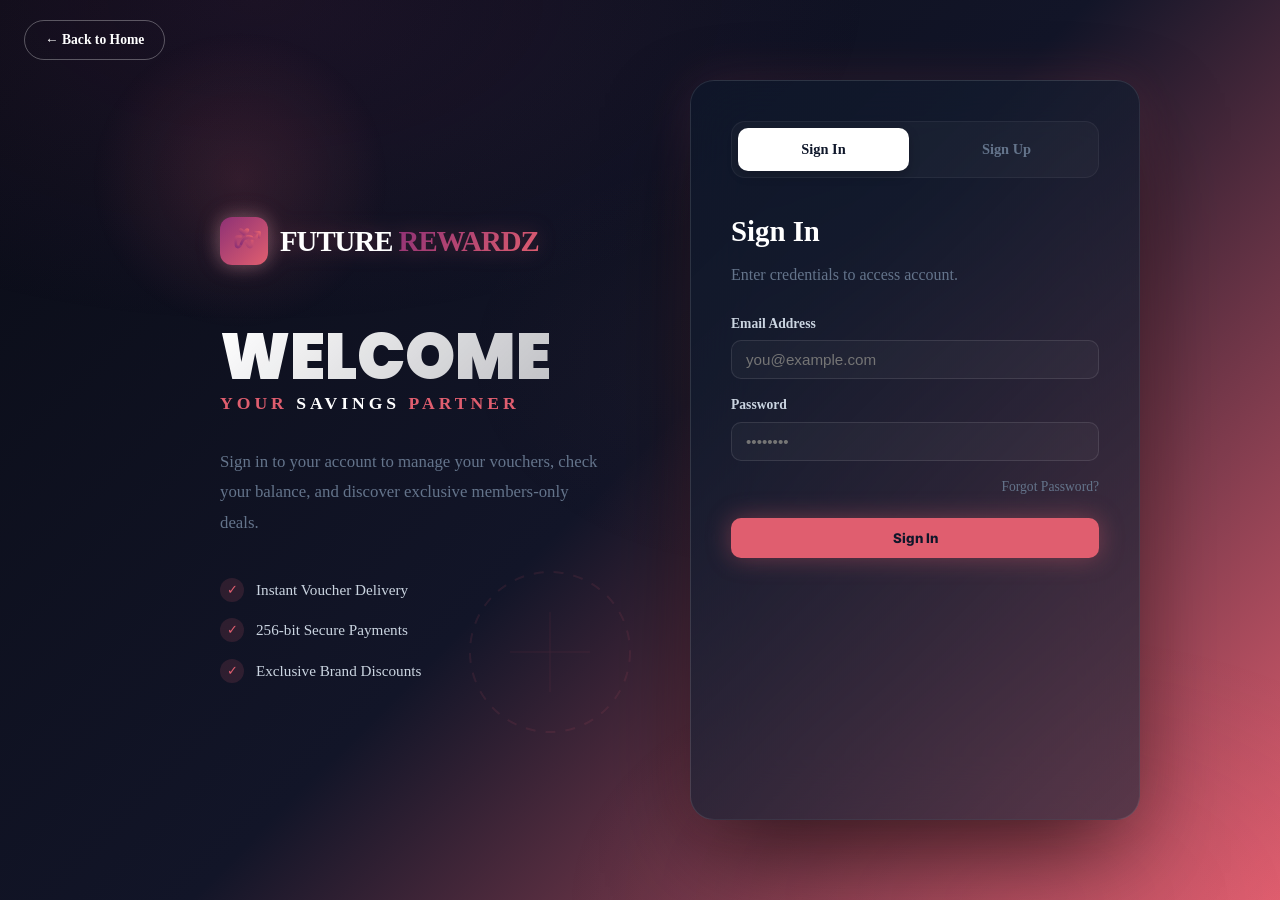
<file: frontend/login.html>
<!DOCTYPE html>
<html lang="en">
<head>
  <meta charset="UTF-8" />
  <meta name="viewport" content="width=device-width, initial-scale=1.0" />
  <title>Sign In / Sign Up — FUTURE REWARDZ</title>
  <link rel="stylesheet" href="css/style.css?v=12" />
  <style>
    body {
      margin: 0;
      min-height: 100vh;
      display: flex;
      align-items: center;
      justify-content: center;
      background: linear-gradient(135deg, #0a0c16 0%, #121528 50%, #e05e6f 100%);
      font-family: var(--font-main);
      overflow: hidden;
    }
    .auth-container {
      width: 1000px;
      max-width: 95vw;
      min-height: 740px;
      display: flex;
      position: relative;
    }
    
    .auth-left {
      flex: 1;
      padding: 60px 80px;
      display: flex;
      flex-direction: column;
      justify-content: center;
      color: #fff;
      position: relative;
    }
    .auth-left::before {
      content: '';
      position: absolute;
      width: 300px;
      height: 300px;
      background: radial-gradient(circle, rgba(224,94,111,0.15) 0%, transparent 70%);
      top: -50px;
      left: -50px;
      z-index: -1;
    }
    .auth-left h1 {
      font-family: var(--font-display);
      font-size: 4rem;
      font-weight: 900;
      margin-bottom: 0px;
      line-height: 1;
      background: linear-gradient(135deg, #fff 0%, rgba(255,255,255,0.7) 100%);
      -webkit-background-clip: text;
      -webkit-text-fill-color: transparent;
    }
    .auth-left h2 {
      font-size: 1.1rem;
      color: var(--cyan);
      font-weight: 700;
      letter-spacing: 4px;
      margin-bottom: 30px;
      text-transform: uppercase;
    }
    .auth-left p {
      color: var(--muted);
      line-height: 1.8;
      font-size: 1.05rem;
      max-width: 440px;
      margin-bottom: 40px;
    }
    .auth-features {
      display: flex;
      flex-direction: column;
      gap: 16px;
    }
    .auth-feat-item {
      display: flex;
      align-items: center;
      gap: 12px;
      color: #cbd5e1;
      font-size: 0.95rem;
    }
    .auth-feat-icon {
      width: 24px;
      height: 24px;
      background: rgba(224,94,111,0.15);
      border-radius: 50%;
      display: grid;
      place-items: center;
      color: var(--cyan);
      font-size: 0.8rem;
    }

    /* 3D Flip Card Implementation */
    .auth-right-container {
      width: 450px;
      perspective: 1500px;
      position: relative;
      /* Move shadow here for stability during flip */
       box-shadow: 0 40px 100px -20px rgba(0, 0, 0, 0.7), 0 0 50px rgba(224, 94, 111, 0.15);
      border-radius: 24px;
    }
    .auth-flipper {
      width: 100%;
      height: 100%;
      position: relative;
      transform-style: preserve-3d;
      transition: transform 0.8s cubic-bezier(0.34, 1.56, 0.64, 1);
    }
    .is-signup .auth-flipper {
      transform: rotateY(180deg);
    }
    
    .auth-card-side {
      position: absolute;
      inset: 0;
      /* Voucher Card Style Gradient */
      background: linear-gradient(135deg, rgba(15, 23, 42, 0.8) 0%, rgba(30, 41, 59, 0.6) 100%);
      backdrop-filter: blur(30px);
      padding: 40px;
      border-radius: 24px;
      border: 1px solid rgba(255, 255, 255, 0.1);
      backface-visibility: hidden;
      display: flex;
      flex-direction: column;
      color: #fff;
      /* Remove shadow from here to fix glitch */
    }
    .side-back {
      transform: rotateY(180deg);
    }

    .auth-tabs {
      display: flex;
      justify-content: center;
      gap: 12px;
      margin-bottom: 30px;
      padding: 6px;
      background: rgba(255,255,255,0.03);
      border-radius: 14px;
      border: 1px solid rgba(255,255,255,0.05);
    }
    .auth-tab {
      flex: 1;
      padding: 10px 0;
      font-weight: 700;
      font-size: 0.9rem;
      color: var(--muted);
      cursor: pointer;
      text-align: center;
      border-radius: 10px;
      transition: all 0.3s cubic-bezier(0.4, 0, 0.2, 1);
    }
    .auth-tab.active {
      color: #0f172a;
      background: #fff;
      box-shadow: 0 4px 12px rgba(0,0,0,0.2);
    }

    .input-group { margin-bottom: 15px; }
    .input-group label { display: block; margin-bottom: 6px; font-weight: 600; font-size: 0.85rem; color: #cbd5e1; }
    .input-group input {
      width: 100%; padding: 10px 14px; 
      background: rgba(255,255,255,0.03);
      border: 1px solid rgba(255,255,255,0.1);
      border-radius: 10px; font-size: 0.95rem; outline: none;
      color: #fff;
      transition: all 0.3s;
    }
    .input-group input:focus { border-color: var(--cyan); background: rgba(255,255,255,0.06); }
    .btn-auth {
      background: var(--cyan); color: #0f172a; border: none; padding: 12px; border-radius: 10px; font-weight: 800; width: 100%; margin-top: 5px;
      box-shadow: var(--glow-cyan);
    }
    .btn-auth:hover { background: #fff; transform: translateY(-2px); }
    .forgot-link { display: block; text-align: right; color: var(--muted); font-size: 0.85rem; margin-bottom: 15px; }
    .forgot-link:hover { color: #fff; }

    /* For Forgot State - Simple Overlay Fade */
    .forgot-overlay {
      position: absolute;
      inset: 0;
      background: linear-gradient(135deg, #0f172a 0%, #1e293b 100%);
      border-radius: 24px;
      padding: 40px;
      z-index: 10;
      opacity: 0;
      pointer-events: none;
      transition: opacity 0.4s;
    }
    .is-forgot .forgot-overlay {
      opacity: 1;
      pointer-events: all;
    }

    @media (max-width: 768px) {
      .auth-left { display: none; }
      .auth-container { justify-content: center; }
      .auth-right-container { width: 100%; }
    }
  </style>
</head>
<body>

<canvas id="particles" style="position:fixed;inset:0;width:100%;height:100%;pointer-events:none;z-index:0;opacity:0.6;"></canvas>

<div style="position:fixed;top:20px;left:24px;z-index:99;">
  <a href="index.html" class="btn btn-outline btn-sm" style="color:#fff; border-color:rgba(255,255,255,0.3)">← Back to Home</a>
</div>

<div class="auth-container" id="auth-main-container">
  <!-- Left Panel -->
  <div class="auth-left">
    <div style="display:flex;align-items:center;gap:12px;margin-bottom:60px; filter: drop-shadow(0 0 10px rgba(224,94,111,0.3));">
      <div class="nav-logo-icon" style="width:48px;height:48px;display:flex;align-items:center;justify-content:center;box-shadow: 0 0 20px rgba(255,255,255,0.2);border-radius:12px;">
        <svg viewBox="0 0 100 100" fill="none" xmlns="http://www.w3.org/2000/svg" style="width: 100%; height: 100%; vertical-align: middle;">
          <defs>
            <linearGradient id="logo-grad-login" x1="0%" y1="100%" x2="100%" y2="0%">
              <stop offset="0%" stop-color="#8e3175" />
              <stop offset="100%" stop-color="#e05e6f" />
            </linearGradient>
          </defs>
          <path d="M50,33 C45,21 35,26 48,34 C49,35 50,36 50,36 C50,36 51,35 52,34 C65,26 55,21 50,33 Z" stroke="url(#logo-grad-login)" stroke-width="5" stroke-linejoin="round" />
          <path d="M43,41 H37 C34,41 33,43 33,46 V55 C33,65 41,65 44,56 C47,47 53,47 56,56 C59,65 67,65 67,55 V46 C67,43 66,41 63,41 H57" stroke="url(#logo-grad-login)" stroke-width="5.5" stroke-linecap="round" stroke-linejoin="round" />
          <path d="M44,56 C47,47 52,43 59,43 C67,43 72,52 82,32" stroke="url(#logo-grad-login)" stroke-width="5.5" stroke-linecap="round" stroke-linejoin="round" />
          <path d="M72,32 H82 V42" stroke="url(#logo-grad-login)" stroke-width="5.5" stroke-linecap="round" stroke-linejoin="round" />
        </svg>
      </div>
      <span style="font-weight:900;font-size:1.8rem; letter-spacing:-1px;">FUTURE <span class="text-gradient">REWARDZ</span></span>
    </div>
    
    <h1>WELCOME</h1>
    <h2>Your <span style="color:#fff;">Savings</span> Partner</h2>
    
    <p>Sign in to your account to manage your vouchers, check your balance, and discover exclusive members-only deals.</p>
    
    <div class="auth-features">
      <div class="auth-feat-item">
        <div class="auth-feat-icon">✓</div>
        <span>Instant Voucher Delivery</span>
      </div>
      <div class="auth-feat-item">
        <div class="auth-feat-icon">✓</div>
        <span>256-bit Secure Payments</span>
      </div>
      <div class="auth-feat-item">
        <div class="auth-feat-icon">✓</div>
        <span>Exclusive Brand Discounts</span>
      </div>
    </div>

    <!-- Floating Graphic Decoration -->
    <div style="position:absolute; bottom:60px; right:40px; opacity:0.1; pointer-events:none;">
      <svg width="200" height="200" viewBox="0 0 200 200" fill="none">
        <circle cx="100" cy="100" r="80" stroke="var(--cyan)" stroke-width="2" stroke-dasharray="10 10" />
        <path d="M60 100 L140 100 M100 60 L100 140" stroke="var(--cyan)" stroke-width="1" />
      </svg>
    </div>
  </div>

  <!-- Right Panel with 3D Flip -->
  <div class="auth-right-container">
    <div class="auth-flipper">
      
      <!-- FRONT SIDE: SIGN IN -->
      <div class="auth-card-side side-front">
        <div class="auth-tabs">
          <div class="auth-tab active" onclick="setAuthMode('signin')">Sign In</div>
          <div class="auth-tab" onclick="setAuthMode('signup')">Sign Up</div>
        </div>
        <div style="margin-bottom:25px;">
          <h3 style="margin:0;font-size:1.8rem;">Sign In</h3>
          <p style="color:#64748b;margin-top:8px;">Enter credentials to access account.</p>
        </div>
        <form id="login-form">
          <div class="input-group">
            <label>Email Address</label>
            <input type="email" id="login-email" placeholder="you@example.com" required />
          </div>
          <div class="input-group">
            <label>Password</label>
            <input type="password" id="login-pw" placeholder="••••••••" required />
          </div>
          <a href="#" class="forgot-link" onclick="setAuthMode('forgot')">Forgot Password?</a>
          <button type="submit" class="btn-auth">Sign In</button>
        </form>

        <!-- Forgot Password Overlay -->
        <div class="forgot-overlay" id="forgot-overlay">
          <h3 style="margin:0 0 10px;font-size:1.8rem;">Reset Password</h3>
          <p style="color:#64748b;margin-bottom:20px;" id="forgot-subtext">Enter your registered mobile number.</p>
          
          <form id="forgot-request-form">
            <div class="input-group">
              <label>Phone Number</label>
              <input type="tel" id="forgot-phone" placeholder="+91 9876543210" required />
            </div>
            <button type="submit" class="btn-auth">Verify Number</button>
          </form>

          <form id="forgot-confirm-form" style="display:none;">
            <div class="input-group">
              <label>OTP (Sent to terminal)</label>
              <input type="text" id="forgot-otp" placeholder="123456" required />
            </div>
            <div class="input-group">
              <label>New Password</label>
              <input type="password" id="forgot-new-pw" placeholder="••••••••" required />
            </div>
            <button type="submit" class="btn-auth">Reset Password</button>
          </form>

          <a href="#" class="forgot-link" style="text-align:center;margin-top:20px;display:block;" onclick="setAuthMode('signin')">Back to Login</a>
        </div>
      </div>

      <!-- BACK SIDE: SIGN UP -->
      <div class="auth-card-side side-back">
        <div class="auth-tabs">
          <div class="auth-tab" onclick="setAuthMode('signin')">Sign In</div>
          <div class="auth-tab active" onclick="setAuthMode('signup')">Sign Up</div>
        </div>
        <div style="margin-bottom:20px;">
          <h3 style="margin:0;font-size:1.8rem;">Sign Up</h3>
          <p style="color:#64748b;margin-top:8px;">Create a new account.</p>
        </div>
        <form id="signup-form">
          <div class="input-group"><label>Full Name</label><input type="text" id="reg-name" required /></div>
          <div class="input-group"><label>Email Address</label><input type="email" id="reg-email" required /></div>
          <div class="input-group"><label>Phone Number</label><input type="tel" id="reg-phone" required /></div>
          <div class="input-group"><label>Password</label><input type="password" id="reg-pw" required /></div>
          <button type="submit" class="btn-auth" style="margin-top:0;">Create Account</button>
        </form>
      </div>

    </div>
  </div>
</div>

<div class="toast" id="toast"><span class="toast-icon" style="display:none;"></span><span class="toast-msg"></span></div>

<script src="js/script.js?v=13"></script>
<script>
</script>
</body>
</html>
</file>
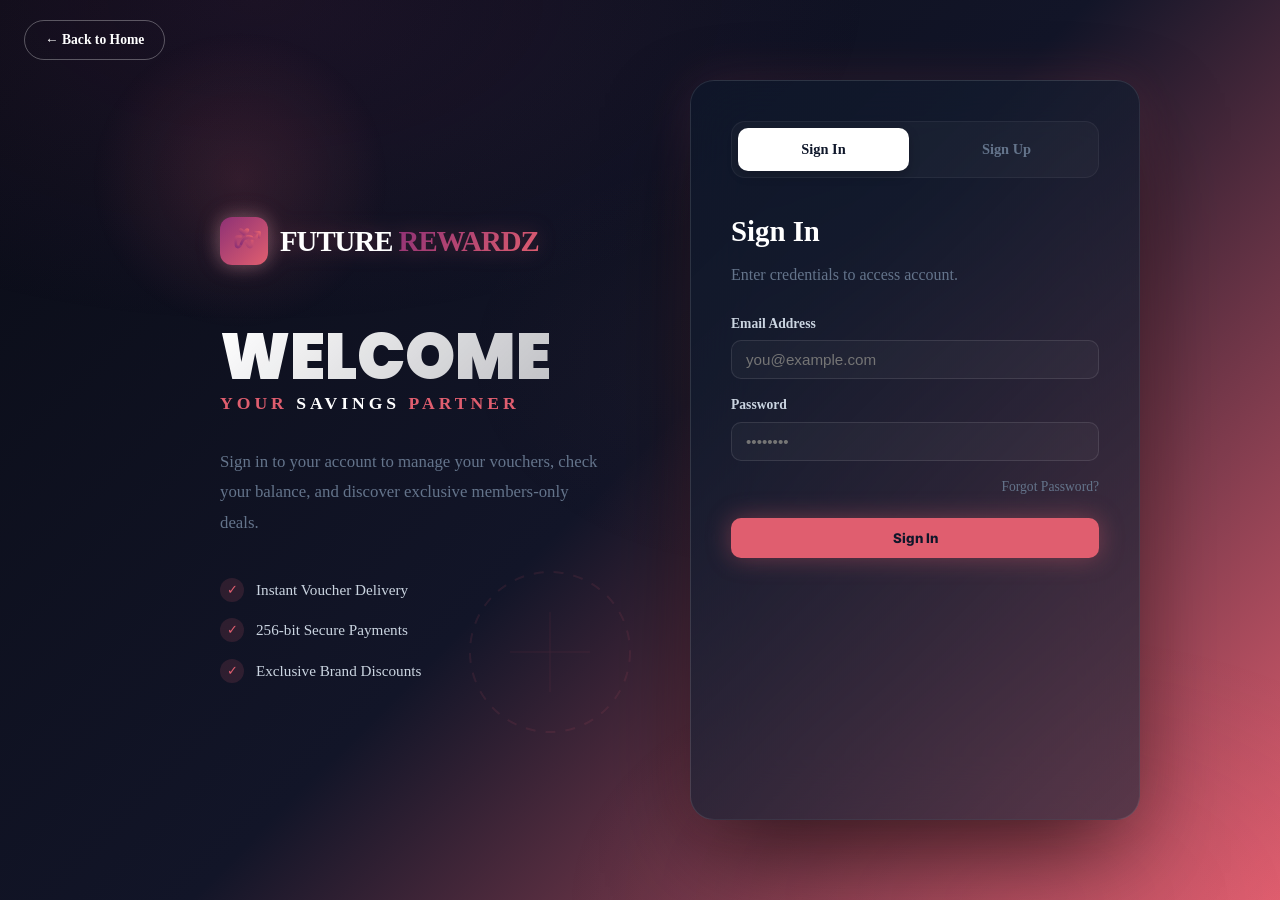
<file: frontend/orders.html>
<!DOCTYPE html>
<html lang="en">
<head>
  <meta charset="UTF-8" />
  <meta name="viewport" content="width=device-width, initial-scale=1.0" />
  <title>My Orders — FUTURE REWARDZ</title>
  <link rel="stylesheet" href="css/style.css?v=12" />
  <style>
    .orders-wrapper {
      padding: 100px 1rem 60px;
      max-width: 1000px;
      margin-inline: auto;
    }
    .order-item-list {
      display: flex;
      flex-direction: column;
      gap: 20px;
      margin-top: 30px;
    }
    .order-card {
      background: var(--surface);
      border: 1px solid var(--border);
      border-radius: var(--radius-lg);
      padding: 24px;
      transition: var(--transition);
    }
    .order-card:hover { border-color: var(--cyan); }
    .order-header {
      display: flex;
      justify-content: space-between;
      align-items: flex-start;
      margin-bottom: 20px;
      border-bottom: 1px solid var(--border);
      padding-bottom: 15px;
    }
    .order-id {
      font-weight: 700;
      color: #fff;
      font-size: 1.1rem;
    }
    .order-date {
      font-size: 0.9rem;
      color: var(--muted);
    }
    .order-status {
      padding: 4px 12px;
      border-radius: 6px;
      font-size: 0.8rem;
      font-weight: 600;
      text-transform: uppercase;
    }
    .status-pending { background: rgba(234,179,8,0.15); color: #fbbf24; }
    .status-completed { background: rgba(34,197,94,0.15); color: #4ade80; }
    
    .order-vouchers {
      display: flex;
      flex-direction: column;
      gap: 12px;
    }
    .voucher-row {
      display: flex;
      justify-content: space-between;
      align-items: center;
      padding: 12px;
      background: rgba(255,255,255,0.02);
      border-radius: 8px;
    }
    .voucher-info { display: flex; flex-direction: column; gap: 4px; }
    .voucher-name { color: #fff; font-weight: 500; font-size: 0.95rem; }
    .voucher-code-wrap { 
      font-family: monospace; 
      color: var(--cyan); 
      background: rgba(224,94,111,0.1); 
      padding: 2px 8px; 
      border-radius: 4px;
      font-size: 0.9rem;
    }
    .order-total-row {
      margin-top: 20px;
      text-align: right;
      font-size: 1.1rem;
      color: #fff;
      font-weight: 700;
    }
  </style>
</head>
<body>

<div id="loader">
  <div class="loader-inner">
    <div class="loader-logo">
      <div class="nav-logo-icon">
        <svg viewBox="0 0 100 100" fill="none" xmlns="http://www.w3.org/2000/svg" style="width: 100%; height: 100%; vertical-align: middle;">
          <defs>
            <linearGradient id="logo-grad-loader" x1="0%" y1="100%" x2="100%" y2="0%">
              <stop offset="0%" stop-color="#8e3175" />
              <stop offset="100%" stop-color="#e05e6f" />
            </linearGradient>
          </defs>
          <path d="M50,33 C45,21 35,26 48,34 C49,35 50,36 50,36 C50,36 51,35 52,34 C65,26 55,21 50,33 Z" stroke="url(#logo-grad-loader)" stroke-width="5" stroke-linejoin="round" />
          <path d="M43,41 H37 C34,41 33,43 33,46 V55 C33,65 41,65 44,56 C47,47 53,47 56,56 C59,65 67,65 67,55 V46 C67,43 66,41 63,41 H57" stroke="url(#logo-grad-loader)" stroke-width="5.5" stroke-linecap="round" stroke-linejoin="round" />
          <path d="M44,56 C47,47 52,43 59,43 C67,43 72,52 82,32" stroke="url(#logo-grad-loader)" stroke-width="5.5" stroke-linecap="round" stroke-linejoin="round" />
          <path d="M72,32 H82 V42" stroke="url(#logo-grad-loader)" stroke-width="5.5" stroke-linecap="round" stroke-linejoin="round" />
        </svg>
      </div> FUTURE <span class="text-gradient">REWARDZ</span>
    </div>
    <div class="loader-bar"><div class="loader-bar-fill"></div></div>
  </div>
</div>

<canvas id="particles" style="position:fixed;inset:0;width:100%;height:100%;pointer-events:none;z-index:0;opacity:0.3;"></canvas>

<nav class="navbar">
  <div class="nav-inner">
    <a href="index.html" class="nav-logo">
      <div class="nav-logo-icon">
        <svg viewBox="0 0 100 100" fill="none" xmlns="http://www.w3.org/2000/svg" style="width: 100%; height: 100%; vertical-align: middle;">
          <defs>
            <linearGradient id="logo-grad-nav" x1="0%" y1="100%" x2="100%" y2="0%">
              <stop offset="0%" stop-color="#8e3175" />
              <stop offset="100%" stop-color="#e05e6f" />
            </linearGradient>
          </defs>
          <path d="M50,33 C45,21 35,26 48,34 C49,35 50,36 50,36 C50,36 51,35 52,34 C65,26 55,21 50,33 Z" stroke="url(#logo-grad-nav)" stroke-width="5" stroke-linejoin="round" />
          <path d="M43,41 H37 C34,41 33,43 33,46 V55 C33,65 41,65 44,56 C47,47 53,47 56,56 C59,65 67,65 67,55 V46 C67,43 66,41 63,41 H57" stroke="url(#logo-grad-nav)" stroke-width="5.5" stroke-linecap="round" stroke-linejoin="round" />
          <path d="M44,56 C47,47 52,43 59,43 C67,43 72,52 82,32" stroke="url(#logo-grad-nav)" stroke-width="5.5" stroke-linecap="round" stroke-linejoin="round" />
          <path d="M72,32 H82 V42" stroke="url(#logo-grad-nav)" stroke-width="5.5" stroke-linecap="round" stroke-linejoin="round" />
        </svg>
      </div> FUTURE <span class="text-gradient">REWARDZ</span>
    </a>
    <ul class="nav-links">
      <li><a href="index.html">Home</a></li>
      <li><a href="vouchers.html">Vouchers</a></li>
      <li><a href="faq.html">FAQ</a></li>
      <li><a href="contact.html">Contact</a></li>
    </ul>
    <div class="nav-actions">
      <a href="cart.html" class="cart-btn"><svg fill="none" stroke="currentColor" stroke-width="2" viewBox="0 0 24 24" style="width:18px;height:18px;vertical-align:text-bottom;margin-right:4px;"><path d="M3 3h2l.4 2M7 13h10l4-8H5.4M7 13L5.4 5M7 13l-2.293 2.293c-.63.63-.184 1.707.707 1.707H17m0 0a2 2 0 100 4 2 2 0 000-4zm-8 2a2 2 0 11-4 0 2 2 0 014 0z"></path></svg> <span class="cart-count" style="display:none">0</span></a>
      <a href="profile.html" class="btn btn-primary btn-sm">Profile</a>
      <button class="hamburger"></button>
    </div>
  </div>
</nav>

<div class="orders-wrapper">
  <div class="page-header" style="text-align:left;">
    <div class="section-label"> Purchase History</div>
    <h1 class="section-title">My <span class="text-gradient">Orders</span></h1>
    <p class="section-subtitle">View and access your purchased voucher codes anytime.</p>
  </div>

  <div id="orders-list" class="order-item-list">
    <p class="section-subtitle">Loading your orders...</p>
  </div>
</div>

<footer>
  <div class="footer-inner">
    <div class="footer-bottom">
      <span> 2026 FUTURE REWARDZ. All rights reserved.</span>
    </div>
  </div>
</footer>

<div class="toast" id="toast"><span class="toast-icon" style="display:none;"></span><span class="toast-msg"></span></div>

<script src="js/script.js?v=13"></script>
<script>
  function escapeHtml(text) {
    var div = document.createElement('div');
    div.textContent = text;
    return div.innerHTML;
  }

  document.addEventListener('DOMContentLoaded', function() {
    var user = getUser();
    if (!user || user.phone.startsWith('guest-')) {
      location.href = 'login.html';
      return;
    }

    var listEl = document.getElementById('orders-list');
    
    apiCall('/v1/orders/').then(function(orders) {
      console.log('Fetched Orders:', orders);
      if (!orders || orders.length === 0) {
        listEl.innerHTML = '<div class="glass" style="padding:40px; text-align:center;"><p class="section-subtitle">You haven\'t placed any orders yet.</p><br><a href="vouchers.html" class="btn btn-primary">Browse Vouchers</a></div>';
        return;
      }

      var html = '';
      orders.forEach(function(o) {
        var date = new Date(o.created_at).toLocaleString('en-IN', { dateStyle: 'medium', timeStyle: 'short' });
        var statusClass = (o.status === 'paid' || o.status === 'completed') ? 'status-completed' : 'status-pending';
        
        html += `
          <div class="order-card reveal visible">
            <div class="order-header">
              <div>
                <div class="order-id">${o.order_id}</div>
                <div class="order-date">${date}</div>
              </div>
              <div class="order-status ${statusClass}">${o.status.toUpperCase()}</div>
            </div>
            <div class="order-vouchers">
              ${(o.items || []).map(item => `
                <div class="voucher-row">
                  <div class="voucher-info">
                    <div class="voucher-name">${escapeHtml(item.voucher)}</div>
                    <div style="font-size:0.85rem; color:var(--muted)">Qty: ${item.qty} × ₹${item.unit_price}</div>
                  </div>
                  <div class="voucher-code-wrap">
                    ${item.voucher_code}
                  </div>
                </div>
              `).join('')}
            </div>
            <div class="order-total-row">
              Total Amount: ₹${Number(o.total).toLocaleString('en-IN')}
            </div>
          </div>
        `;
      });
      listEl.innerHTML = html;
      // Re-initialize reveal for new elements
      if (typeof initReveal === 'function') initReveal();
    }).catch(function(err) {
      listEl.innerHTML = '<p class="section-subtitle" style="color:#f87171">Error: ' + err.message + '</p>';
    });
  });
</script>

</body>
</html>
</file>
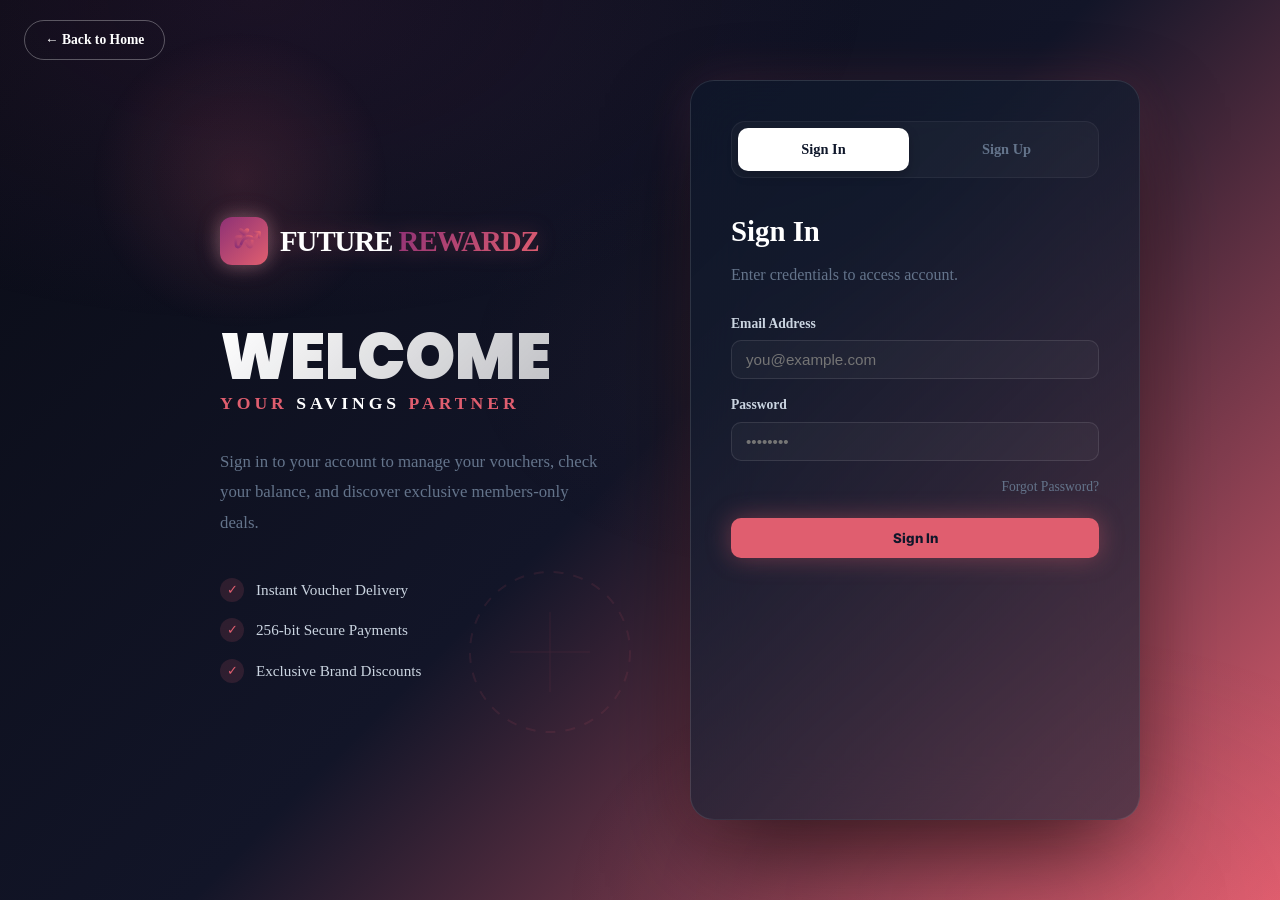
<file: frontend/profile.html>
<!DOCTYPE html>
<html lang="en">
<head>
  <meta charset="UTF-8" />
  <meta name="viewport" content="width=device-width, initial-scale=1.0" />
  <title>Your Profile — FUTURE REWARDZ</title>
  <link rel="stylesheet" href="css/style.css?v=12" />
</head>
<body>

<div id="loader">
  <div class="loader-inner">
    <div class="loader-logo">
      <div class="nav-logo-icon">
        <svg viewBox="0 0 100 100" fill="none" xmlns="http://www.w3.org/2000/svg" style="width: 100%; height: 100%; vertical-align: middle;">
          <defs>
            <linearGradient id="logo-grad-loader" x1="0%" y1="100%" x2="100%" y2="0%">
              <stop offset="0%" stop-color="#8e3175" />
              <stop offset="100%" stop-color="#e05e6f" />
            </linearGradient>
          </defs>
          <path d="M50,33 C45,21 35,26 48,34 C49,35 50,36 50,36 C50,36 51,35 52,34 C65,26 55,21 50,33 Z" stroke="url(#logo-grad-loader)" stroke-width="5" stroke-linejoin="round" />
          <path d="M43,41 H37 C34,41 33,43 33,46 V55 C33,65 41,65 44,56 C47,47 53,47 56,56 C59,65 67,65 67,55 V46 C67,43 66,41 63,41 H57" stroke="url(#logo-grad-loader)" stroke-width="5.5" stroke-linecap="round" stroke-linejoin="round" />
          <path d="M44,56 C47,47 52,43 59,43 C67,43 72,52 82,32" stroke="url(#logo-grad-loader)" stroke-width="5.5" stroke-linecap="round" stroke-linejoin="round" />
          <path d="M72,32 H82 V42" stroke="url(#logo-grad-loader)" stroke-width="5.5" stroke-linecap="round" stroke-linejoin="round" />
        </svg>
      </div> FUTURE <span class="text-gradient">REWARDZ</span>
    </div>
    <div class="loader-bar"><div class="loader-bar-fill"></div></div>
  </div>
</div>

<canvas id="particles" style="position:fixed;inset:0;width:100%;height:100%;pointer-events:none;z-index:0;opacity:0.3;"></canvas>

<!-- NAVBAR -->
<nav class="navbar">
  <div class="nav-inner">
    <a href="index.html" class="nav-logo">
      <div class="nav-logo-icon">
        <svg viewBox="0 0 100 100" fill="none" xmlns="http://www.w3.org/2000/svg" style="width: 100%; height: 100%; vertical-align: middle;">
          <defs>
            <linearGradient id="logo-grad-nav" x1="0%" y1="100%" x2="100%" y2="0%">
              <stop offset="0%" stop-color="#8e3175" />
              <stop offset="100%" stop-color="#e05e6f" />
            </linearGradient>
          </defs>
          <path d="M50,33 C45,21 35,26 48,34 C49,35 50,36 50,36 C50,36 51,35 52,34 C65,26 55,21 50,33 Z" stroke="url(#logo-grad-nav)" stroke-width="5" stroke-linejoin="round" />
          <path d="M43,41 H37 C34,41 33,43 33,46 V55 C33,65 41,65 44,56 C47,47 53,47 56,56 C59,65 67,65 67,55 V46 C67,43 66,41 63,41 H57" stroke="url(#logo-grad-nav)" stroke-width="5.5" stroke-linecap="round" stroke-linejoin="round" />
          <path d="M44,56 C47,47 52,43 59,43 C67,43 72,52 82,32" stroke="url(#logo-grad-nav)" stroke-width="5.5" stroke-linecap="round" stroke-linejoin="round" />
          <path d="M72,32 H82 V42" stroke="url(#logo-grad-nav)" stroke-width="5.5" stroke-linecap="round" stroke-linejoin="round" />
        </svg>
      </div> FUTURE <span class="text-gradient">REWARDZ</span>
    </a>
    <ul class="nav-links">
      <li><a href="index.html">Home</a></li>
      <li><a href="vouchers.html">Vouchers</a></li>
      <li><a href="faq.html">FAQ</a></li>
      <li><a href="contact.html">Contact</a></li>
    </ul>
    <div class="nav-actions">
      <a href="cart.html" class="cart-btn"><svg fill="none" stroke="currentColor" stroke-width="2" viewBox="0 0 24 24" style="width:18px;height:18px;vertical-align:text-bottom;margin-right:4px;"><path d="M3 3h2l.4 2M7 13h10l4-8H5.4M7 13L5.4 5M7 13l-2.293 2.293c-.63.63-.184 1.707.707 1.707H17m0 0a2 2 0 100 4 2 2 0 000-4zm-8 2a2 2 0 11-4 0 2 2 0 014 0z"></path></svg> <span class="cart-count" style="display:none">0</span></a>
      <a href="#" class="btn btn-outline btn-sm logout-btn">Logout</a>
      <button class="hamburger"></button>
    </div>
  </div>
</nav>

<!-- PROFILE SECTION -->
<section style="padding:100px 20px 60px; max-width:1000px; margin:auto; position:relative; z-index:2;">
  <div class="page-header" style="text-align:left; margin-bottom: 20px;">
    <div class="section-label"> Your Profile</div>
    <h1 class="section-title">My <span class="text-gradient">Account</span></h1>
  </div>

  <div style="display:grid; grid-template-columns: 1fr 2fr; gap: 30px;">
    <div class="glass" style="padding:24px; border-radius:16px;">
      <h3 style="margin-bottom:16px;">Details</h3>
      <div id="profile-details">
        Loading...
      </div>
    </div>
    <div class="glass" style="padding:24px; border-radius:16px;">
      <div style="display:flex; justify-content:space-between; align-items:center; margin-bottom:16px;">
        <h3 style="margin-bottom:0;">Order History</h3>
        <a href="orders.html" class="btn btn-outline btn-sm">View Detailed History</a>
      </div>
      <div id="profile-orders">
        Loading...
      </div>
    </div>
  </div>
</section>

<footer>
  <div class="footer-inner">
    <div class="footer-bottom">
      <span>© 2026 FUTURE REWARDZ. All rights reserved.</span>
    </div>
  </div>
</footer>

<div class="toast" id="toast"><span class="toast-icon" style="display:none;"></span><span class="toast-msg"></span></div>
<script src="js/script.js?v=13"></script>
<script>
  document.addEventListener('DOMContentLoaded', function() {
    var user = getUser();
    if (!user || user.phone.startsWith('guest-')) {
      location.href = 'login.html';
      return;
    }
    
    var details = document.getElementById('profile-details');
    details.innerHTML = `
      <p style="margin-bottom:10px;"><strong>Name:</strong> ${escapeHtml(user.full_name || 'N/A')}</p>
      <p style="margin-bottom:10px;"><strong>Email:</strong> ${escapeHtml(user.email || 'N/A')}</p>
      <p style="margin-bottom:10px;"><strong>Phone:</strong> ${escapeHtml(user.phone || 'N/A')}</p>
    `;

    var ordersPanel = document.getElementById('profile-orders');
    apiCall('/v1/orders').then(function(orders) {
      if (!orders || orders.length === 0) {
        ordersPanel.innerHTML = '<p class="section-subtitle">No orders found.</p>';
        return;
      }
      
      ordersPanel.innerHTML = orders.map(function(o) {
        var date = new Date(o.created_at).toLocaleString();
        return `
          <div style="padding:16px; border:1px solid var(--border); border-radius:12px; margin-bottom:16px; background:rgba(255,255,255,0.02)">
            <div style="display:flex; justify-content:space-between; margin-bottom:8px;">
              <strong>Order: ${o.order_id}</strong>
              <span class="vc-badge badge-new">${o.status}</span>
            </div>
            <div style="display:flex; justify-content:space-between; font-size:0.9rem; color:var(--muted)">
              <span>Date: ${date}</span>
              <span>Total: ₹${Number(o.total).toLocaleString('en-IN')}</span>
            </div>
          </div>
        `;
      }).join('');
    }).catch(function(err) {
      ordersPanel.innerHTML = '<p class="section-subtitle" style="color:#f87171">Failed to load orders: ' + err.message + '</p>';
    });
  });
</script>
</body>
</html>
</file>
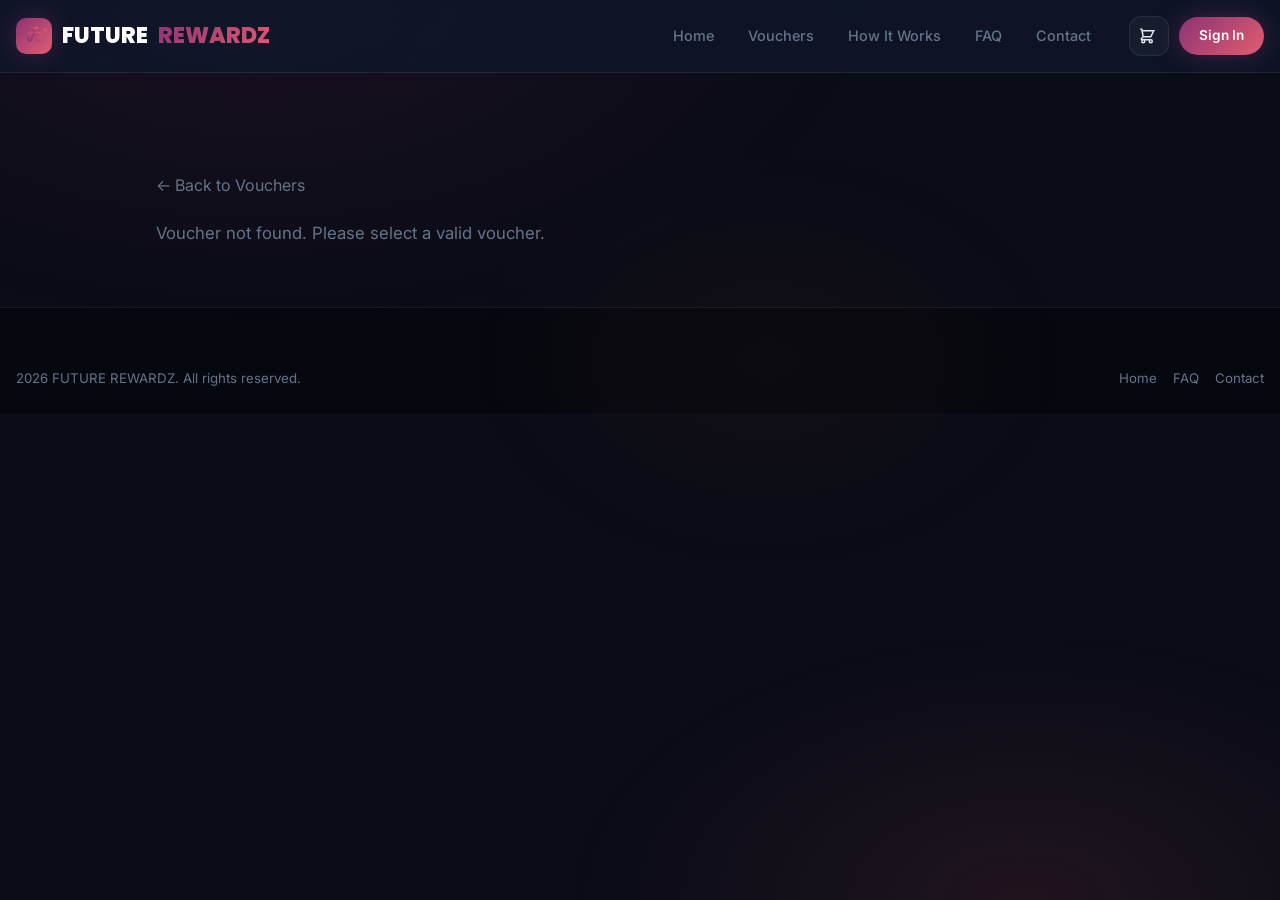
<file: frontend/voucher.html>
<!DOCTYPE html>
<html lang="en">
<head>
  <meta charset="UTF-8" />
  <meta name="viewport" content="width=device-width, initial-scale=1.0" />
  <title>Voucher Details — FUTURE REWARDZ</title>
  <link rel="stylesheet" href="css/style.css?v=12" />
  <style>
    /* Specific styles for the details page if necessary */
    .voucher-detail-wrapper {
      padding: 100px 1rem 60px;
      max-width: 1000px;
      margin-inline: auto;
    }
    .vd-layout {
      display: grid;
      grid-template-columns: 1fr;
      gap: 30px;
      margin-top: 40px;
    }
    @media(min-width: 768px) {
      .vd-layout {
        grid-template-columns: 350px 1fr;
        align-items: start;
      }
    }
    .vd-card-preview {
      position: sticky;
      top: 100px;
    }
    .vd-card-preview .vc-img-wrap {
      height: 240px; /* Thoda bada fix size */
    }
    .vd-card-preview .vc-img {
      object-fit: contain; /* Puri image show hogi bina kate */
      background: rgba(0,0,0,0.3); /* Dark padding if image is smaller */
    }
    .vd-info-panel {
      background: var(--surface);
      border: 1px solid var(--border);
      border-radius: var(--radius-lg);
      padding: 32px;
      color: var(--text);
    }
    .vd-title {
      font-family: var(--font-display);
      font-size: 2rem;
      font-weight: 800;
      color: #fff;
      margin-bottom: 8px;
    }
    .vd-brand {
      color: var(--cyan);
      font-weight: 600;
      margin-bottom: 24px;
      font-size: 1.1rem;
    }
    .vd-description {
      color: var(--muted);
      line-height: 1.7;
      margin-bottom: 30px;
      font-size: 1rem;
    }
    .vd-features {
      display: flex;
      flex-direction: column;
      gap: 12px;
      margin-bottom: 30px;
    }
    .vd-feature-item {
      display: flex;
      align-items: center;
      gap: 12px;
      background: rgba(255,255,255,0.03);
      padding: 12px 16px;
      border-radius: var(--radius-sm);
      border: 1px solid rgba(255,255,255,0.05);
    }
    .vd-feature-item span {
      font-size: 1.2rem;
    }
  </style>
</head>
<body>

<div id="loader">
  <div class="loader-inner">
    <div class="loader-logo">
      <div class="nav-logo-icon">
        <svg viewBox="0 0 100 100" fill="none" xmlns="http://www.w3.org/2000/svg" style="width: 100%; height: 100%; vertical-align: middle;">
          <defs>
            <linearGradient id="logo-grad-loader" x1="0%" y1="100%" x2="100%" y2="0%">
              <stop offset="0%" stop-color="#8e3175" />
              <stop offset="100%" stop-color="#e05e6f" />
            </linearGradient>
          </defs>
          <path d="M50,33 C45,21 35,26 48,34 C49,35 50,36 50,36 C50,36 51,35 52,34 C65,26 55,21 50,33 Z" stroke="url(#logo-grad-loader)" stroke-width="5" stroke-linejoin="round" />
          <path d="M43,41 H37 C34,41 33,43 33,46 V55 C33,65 41,65 44,56 C47,47 53,47 56,56 C59,65 67,65 67,55 V46 C67,43 66,41 63,41 H57" stroke="url(#logo-grad-loader)" stroke-width="5.5" stroke-linecap="round" stroke-linejoin="round" />
          <path d="M44,56 C47,47 52,43 59,43 C67,43 72,52 82,32" stroke="url(#logo-grad-loader)" stroke-width="5.5" stroke-linecap="round" stroke-linejoin="round" />
          <path d="M72,32 H82 V42" stroke="url(#logo-grad-loader)" stroke-width="5.5" stroke-linecap="round" stroke-linejoin="round" />
        </svg>
      </div> FUTURE <span class="text-gradient">REWARDZ</span>
    </div>
    <div class="loader-bar"><div class="loader-bar-fill"></div></div>
  </div>
</div>

<canvas id="particles" style="position:fixed;inset:0;width:100%;height:100%;pointer-events:none;z-index:0;opacity:0.4;"></canvas>

<!-- NAVBAR -->
<nav class="navbar">
  <div class="nav-inner">
    <a href="index.html" class="nav-logo">
      <div class="nav-logo-icon">
        <svg viewBox="0 0 100 100" fill="none" xmlns="http://www.w3.org/2000/svg" style="width: 100%; height: 100%; vertical-align: middle;">
          <defs>
            <linearGradient id="logo-grad-nav" x1="0%" y1="100%" x2="100%" y2="0%">
              <stop offset="0%" stop-color="#8e3175" />
              <stop offset="100%" stop-color="#e05e6f" />
            </linearGradient>
          </defs>
          <path d="M50,33 C45,21 35,26 48,34 C49,35 50,36 50,36 C50,36 51,35 52,34 C65,26 55,21 50,33 Z" stroke="url(#logo-grad-nav)" stroke-width="5" stroke-linejoin="round" />
          <path d="M43,41 H37 C34,41 33,43 33,46 V55 C33,65 41,65 44,56 C47,47 53,47 56,56 C59,65 67,65 67,55 V46 C67,43 66,41 63,41 H57" stroke="url(#logo-grad-nav)" stroke-width="5.5" stroke-linecap="round" stroke-linejoin="round" />
          <path d="M44,56 C47,47 52,43 59,43 C67,43 72,52 82,32" stroke="url(#logo-grad-nav)" stroke-width="5.5" stroke-linecap="round" stroke-linejoin="round" />
          <path d="M72,32 H82 V42" stroke="url(#logo-grad-nav)" stroke-width="5.5" stroke-linecap="round" stroke-linejoin="round" />
        </svg>
      </div> FUTURE <span class="text-gradient">REWARDZ</span>
    </a>
    <ul class="nav-links">
      <li><a href="index.html">Home</a></li>
      <li><a href="vouchers.html">Vouchers</a></li>
      <li><a href="index.html#how-it-works">How It Works</a></li>
      <li><a href="faq.html">FAQ</a></li>
      <li><a href="contact.html">Contact</a></li>
    </ul>
    <div class="nav-actions">
      <a href="cart.html" class="cart-btn"><svg fill="none" stroke="currentColor" stroke-width="2" viewBox="0 0 24 24" style="width:18px;height:18px;vertical-align:text-bottom;margin-right:4px;"><path d="M3 3h2l.4 2M7 13h10l4-8H5.4M7 13L5.4 5M7 13l-2.293 2.293c-.63.63-.184 1.707.707 1.707H17m0 0a2 2 0 100 4 2 2 0 000-4zm-8 2a2 2 0 11-4 0 2 2 0 014 0z"></path></svg> <span class="cart-count" style="display:none">0</span></a>
      <a href="login.html" class="btn btn-primary btn-sm">Login</a>
      <button class="hamburger"></button>
    </div>
  </div>
  <div class="mobile-menu">
    <a href="index.html">Home</a>
    <a href="vouchers.html">Vouchers</a>
    <a href="faq.html">FAQ</a>
    <a href="contact.html">Contact</a>
    <a href="login.html" style="color:var(--cyan);font-weight:600">Login</a>
  </div>
</nav>

<div class="voucher-detail-wrapper" id="voucher-detail-wrapper">
  <a href="vouchers.html" style="color: var(--muted); text-decoration: none; display: inline-flex; align-items: center; gap: 8px; margin-bottom: 20px;">
    ← Back to Vouchers
  </a>
  <div id="voucher-detail-content">
    <!-- Generated dynamically via JS -->
    <p class="section-subtitle">Loading voucher details...</p>
  </div>
</div>

<footer>
  <div class="footer-inner">
    <div class="footer-bottom" style="padding-top:0;border:none;">
      <span> 2026 FUTURE REWARDZ. All rights reserved.</span>
      <div style="display:flex;gap:16px;">
        <a href="index.html">Home</a>
        <a href="faq.html">FAQ</a>
        <a href="contact.html">Contact</a>
      </div>
    </div>
  </div>
</footer>

<div class="toast" id="toast"><span class="toast-icon" style="display:none;"></span><span class="toast-msg"></span></div>
<script src="js/script.js?v=13"></script>
</body>
</html>
</file>
<file: frontend/css/style.css>
/* ============================================================
   Samaniya VoucherHub — Main Stylesheet
   Futuristic Glassmorphism Fintech Design
   ============================================================ */

@import url('https://fonts.googleapis.com/css2?family=Inter:wght@300;400;500;600;700&family=Poppins:wght@400;600;700;800&display=swap');

/* ── CSS Custom Properties ───────────────────────────────── */
:root {
  --deep-blue:    #0a0c16;
  --navy:         #121528;
  --electric:     #8e3175;
  --cyan:         #e05e6f;
  --yellow:       #f27852;
  --pink:         #e05e6f;
  --surface:      rgba(255,255,255,0.04);
  --surface-h:    rgba(255,255,255,0.08);
  --border:       rgba(255,255,255,0.08);
  --border-h:     rgba(224,94,111,0.4);
  --text:         #E2E8F0;
  --muted:        #64748B;
  --radius-sm:    12px;
  --radius:       18px;
  --radius-lg:    24px;
  --shadow:       0 8px 32px rgba(0,0,0,0.4);
  --glow-blue:    0 0 24px rgba(142,49,117,0.4);
  --glow-cyan:    0 0 24px rgba(224,94,111,0.4);
  --glow-yellow:  0 0 24px rgba(242,120,82,0.4);
  --transition:   0.3s cubic-bezier(0.4,0,0.2,1);
  --font-display: 'Poppins', sans-serif;
  --font-body:    'Inter', sans-serif;
}

/* ── Reset & Base ────────────────────────────────────────── */
*, *::before, *::after { box-sizing: border-box; margin: 0; padding: 0; }

html { scroll-behavior: smooth; font-size: 16px; }

body {
  font-family: var(--font-body);
  background: var(--deep-blue);
  color: var(--text);
  line-height: 1.6;
  overflow-x: hidden;
  min-height: 100vh;
}

/* Animated starfield background */
body::before {
  content: '';
  position: fixed;
  inset: 0;
  background:
    radial-gradient(ellipse 80% 60% at 20% 0%, rgba(142,49,117,0.12) 0%, transparent 60%),
    radial-gradient(ellipse 60% 50% at 80% 100%, rgba(224,94,111,0.10) 0%, transparent 60%),
    radial-gradient(ellipse 40% 40% at 60% 40%, rgba(242,120,82,0.04) 0%, transparent 60%);
  pointer-events: none;
  z-index: 0;
}

body > * { position: relative; z-index: 1; }

img { max-width: 100%; display: block; }
a { text-decoration: none; color: inherit; }
ul { list-style: none; }
button { cursor: pointer; font-family: var(--font-body); border: none; }

/* ── Utility Classes ─────────────────────────────────────── */
.container { width: min(1280px, 100% - 2rem); margin-inline: auto; }
.sr-only { position: absolute; width: 1px; height: 1px; overflow: hidden; clip: rect(0,0,0,0); }

.section-label {
  display: inline-flex;
  align-items: center;
  gap: 8px;
  font-size: 0.75rem;
  font-weight: 600;
  letter-spacing: 0.15em;
  text-transform: uppercase;
  color: var(--cyan);
  background: rgba(6,182,212,0.1);
  border: 1px solid rgba(6,182,212,0.25);
  padding: 6px 14px;
  border-radius: 99px;
  margin-bottom: 1rem;
}

.section-title {
  font-family: var(--font-display);
  font-size: clamp(2rem, 4vw, 3rem);
  font-weight: 800;
  line-height: 1.15;
  color: #fff;
  margin-bottom: 1rem;
}

.section-subtitle {
  font-size: 1.05rem;
  color: var(--muted);
  max-width: 520px;
  line-height: 1.7;
}

.text-gradient {
  background: linear-gradient(135deg, var(--electric), var(--cyan));
  -webkit-background-clip: text;
  -webkit-text-fill-color: transparent;
  background-clip: text;
}

.text-yellow { color: var(--yellow); }

/* ── Glass Card ──────────────────────────────────────────── */
.glass {
  background: var(--surface);
  backdrop-filter: blur(10px);
  -webkit-backdrop-filter: blur(10px);
  border: 1px solid var(--border);
  border-radius: var(--radius);
  box-shadow: var(--shadow);
}

/* ── Buttons ─────────────────────────────────────────────── */
.btn {
  display: inline-flex;
  align-items: center;
  gap: 8px;
  padding: 12px 28px;
  border-radius: 99px;
  font-weight: 600;
  font-size: 0.95rem;
  transition: var(--transition);
  white-space: nowrap;
}

.btn-primary {
  background: linear-gradient(135deg, var(--electric), var(--cyan));
  color: #fff;
  box-shadow: var(--glow-blue);
}
.btn-primary:hover {
  transform: translateY(-2px);
  box-shadow: 0 0 36px rgba(142,49,117,0.6);
}

.btn-outline {
  background: transparent;
  color: var(--text);
  border: 1px solid var(--border-h);
}
.btn-outline:hover {
  background: var(--surface-h);
  border-color: var(--cyan);
  color: var(--cyan);
  transform: translateY(-2px);
}

.btn-yellow {
  background: linear-gradient(135deg, var(--yellow), #f59e0b);
  color: #0F172A;
  font-weight: 700;
  box-shadow: var(--glow-yellow);
}
.btn-yellow:hover {
  transform: translateY(-2px);
  box-shadow: 0 0 40px rgba(250,204,21,0.7);
}

.btn-sm { padding: 8px 20px; font-size: 0.85rem; }
.btn-lg { padding: 16px 40px; font-size: 1.05rem; }

/* ── Navbar ──────────────────────────────────────────────── */
.navbar {
  position: sticky;
  top: 0;
  z-index: 100;
  background: rgba(15,23,42,0.8);
  backdrop-filter: blur(12px);
  -webkit-backdrop-filter: blur(12px);
  border-bottom: 1px solid var(--border);
  padding: 0 1rem;
}

.nav-inner {
  display: flex;
  align-items: center;
  gap: 24px;
  height: 72px;
  max-width: 1440px;
  margin-inline: auto;
}

.nav-logo {
  display: flex;
  align-items: center;
  gap: 10px;
  font-family: var(--font-display);
  font-size: 1.4rem;
  font-weight: 800;
  color: #fff;
  margin-right: auto; /* Pushes everything else to the right */
}
.nav-logo-icon {
  width: 36px; height: 36px;
  background: linear-gradient(135deg, var(--electric), var(--cyan));
  border-radius: 10px;
  display: grid;
  place-items: center;
  font-size: 1.1rem;
  box-shadow: var(--glow-blue);
}

.nav-links {
  display: flex;
  align-items: center;
  gap: 6px;
}
.nav-links a {
  padding: 8px 14px;
  border-radius: var(--radius-sm);
  font-size: 0.9rem;
  font-weight: 500;
  color: var(--muted);
  transition: var(--transition);
}
.nav-links a:hover, .nav-links a.active {
  color: #fff;
  background: var(--surface-h);
}

.nav-actions { display: flex; align-items: center; gap: 10px; }

.cart-btn {
  position: relative;
  background: var(--surface);
  border: 1px solid var(--border);
  color: var(--text);
  width: 40px; height: 40px;
  border-radius: var(--radius-sm);
  display: grid;
  place-items: center;
  font-size: 1.1rem;
  transition: var(--transition);
}
.cart-btn:hover { border-color: var(--cyan); color: var(--cyan); }
.cart-count {
  position: absolute;
  top: -6px; right: -6px;
  background: var(--yellow);
  color: #0F172A;
  font-size: 0.65rem;
  font-weight: 700;
  width: 18px; height: 18px;
  border-radius: 50%;
  display: grid;
  place-items: center;
}

.hamburger {
  display: none;
  flex-direction: column;
  gap: 5px;
  background: none;
  padding: 6px;
}
.hamburger span {
  display: block;
  width: 24px; height: 2px;
  background: var(--text);
  border-radius: 2px;
  transition: var(--transition);
}
.hamburger.active span:nth-child(1) { transform: translateY(7px) rotate(45deg); }
.hamburger.active span:nth-child(2) { opacity: 0; }
.hamburger.active span:nth-child(3) { transform: translateY(-7px) rotate(-45deg); }

/* Mobile nav */
.mobile-menu {
  display: none;
  flex-direction: column;
  gap: 4px;
  padding: 12px 0 16px;
  border-top: 1px solid var(--border);
}
.mobile-menu.open { display: flex; }
.mobile-menu a {
  padding: 10px 16px;
  border-radius: var(--radius-sm);
  color: var(--muted);
  font-weight: 500;
  transition: var(--transition);
}
.mobile-menu a:hover { color: #fff; background: var(--surface-h); }

/* ── Hero ────────────────────────────────────────────────── */
.hero {
  padding: 100px 1rem 80px;
  display: grid;
  grid-template-columns: 1fr 1fr;
  gap: 60px;
  align-items: center;
  max-width: 1280px;
  margin-inline: auto;
}

.hero-eyebrow {
  display: inline-flex;
  align-items: center;
  gap: 8px;
  font-size: 0.8rem;
  font-weight: 600;
  letter-spacing: 0.1em;
  text-transform: uppercase;
  color: var(--yellow);
  margin-bottom: 20px;
}
.hero-eyebrow::before {
  content: '';
  width: 24px; height: 2px;
  background: var(--yellow);
  border-radius: 2px;
}

.hero-title {
  font-family: var(--font-display);
  font-size: clamp(2.4rem, 5vw, 3.8rem);
  font-weight: 800;
  line-height: 1.1;
  color: #fff;
  margin-bottom: 1.2rem;
}

.hero-sub {
  font-size: 1.1rem;
  color: var(--muted);
  max-width: 460px;
  margin-bottom: 2.2rem;
  line-height: 1.7;
}

.hero-btns { display: flex; gap: 14px; flex-wrap: wrap; }

.hero-stats {
  display: flex;
  gap: 28px;
  margin-top: 2.8rem;
  padding-top: 1.8rem;
  border-top: 1px solid var(--border);
}
.hero-stat-num {
  font-family: var(--font-display);
  font-size: 1.8rem;
  font-weight: 800;
  color: #fff;
}
.hero-stat-label { font-size: 0.8rem; color: var(--muted); }

/* Hero visual */
.hero-visual {
  position: relative;
  display: flex;
  align-items: center;
  justify-content: center;
}

.hero-card-stack {
  position: relative;
  width: 360px;
  height: 340px;
}

.hero-card-bg {
  position: absolute;
  border-radius: var(--radius-lg);
  transition: var(--transition);
}
.hero-card-bg:nth-child(1) {
  width: 280px; height: 170px;
  background: linear-gradient(135deg, rgba(142,49,117,0.2), rgba(224,94,111,0.2));
  border: 1px solid rgba(224,94,111,0.3);
  top: 20px; right: 0;
  backdrop-filter: blur(10px);
  transform: rotate(6deg);
}
.hero-card-bg:nth-child(2) {
  width: 300px; height: 180px;
  background: linear-gradient(135deg, rgba(250,204,21,0.15), rgba(245,158,11,0.15));
  border: 1px solid rgba(250,204,21,0.25);
  top: 90px; left: 20px;
  backdrop-filter: blur(10px);
  transform: rotate(-4deg);
}

.hero-main-card {
  position: absolute;
  top: 50%; left: 50%;
  transform: translate(-50%, -50%);
  width: 300px;
  background: linear-gradient(135deg, rgba(142,49,117,0.25), rgba(224,94,111,0.15));
  border: 1px solid rgba(224,94,111,0.4);
  border-radius: var(--radius-lg);
  padding: 28px;
  backdrop-filter: blur(12px);
  box-shadow: 0 20px 60px rgba(0,0,0,0.5), var(--glow-cyan);
  animation: floatCard 4s ease-in-out infinite;
}

@keyframes floatCard {
  0%, 100% { transform: translate(-50%, -50%) translateY(0); }
  50% { transform: translate(-50%, -50%) translateY(-14px); }
}

.hero-card-top { display: flex; align-items: center; justify-content: space-between; margin-bottom: 20px; }
.hero-card-logo { font-family: var(--font-display); font-weight: 800; font-size: 0.95rem; color: #fff; }
.hero-card-chip {
  width: 32px; height: 24px;
  background: linear-gradient(135deg, var(--yellow), #f59e0b);
  border-radius: 6px;
}
.hero-card-amount {
  font-family: var(--font-display);
  font-size: 2.2rem;
  font-weight: 800;
  color: #fff;
  margin-bottom: 4px;
}
.hero-card-label { font-size: 0.75rem; color: rgba(255,255,255,0.5); letter-spacing: 0.08em; }
.hero-card-bottom {
  display: flex;
  align-items: center;
  justify-content: space-between;
  margin-top: 20px;
  padding-top: 16px;
  border-top: 1px solid rgba(255,255,255,0.1);
}
.hero-card-code { font-size: 0.8rem; color: var(--cyan); font-weight: 600; letter-spacing: 0.06em; }
.hero-card-badge {
  background: rgba(250,204,21,0.2);
  color: var(--yellow);
  font-size: 0.7rem;
  font-weight: 700;
  padding: 4px 10px;
  border-radius: 99px;
  border: 1px solid rgba(250,204,21,0.3);
}

/* Floating elements */
.hero-float {
  position: absolute;
  animation: floatBubble 3s ease-in-out infinite;
}
.hero-float:nth-child(1) { top: 10px; left: 10px; animation-delay: 0s; }
.hero-float:nth-child(2) { bottom: 30px; right: 10px; animation-delay: 1.2s; }
.hero-float:nth-child(3) { top: 40%; left: -20px; animation-delay: 0.6s; }

@keyframes floatBubble {
  0%, 100% { transform: translateY(0); }
  50% { transform: translateY(-10px); }
}

.float-tag {
  background: var(--surface);
  border: 1px solid var(--border);
  border-radius: var(--radius-sm);
  padding: 8px 14px;
  font-size: 0.78rem;
  font-weight: 600;
  color: #fff;
  backdrop-filter: blur(12px);
  white-space: nowrap;
  display: flex;
  align-items: center;
  gap: 6px;
}

/* ── Voucher Cards ───────────────────────────────────────── */
.voucher-section { padding: 80px 1rem; max-width: 1280px; margin-inline: auto; }
.section-header { margin-bottom: 3rem; }

.vouchers-grid {
  display: grid;
  grid-template-columns: repeat(auto-fill, minmax(300px, 1fr));
  gap: 24px;
}

.voucher-card {
  position: relative;
  border-radius: var(--radius-lg);
  display: flex;
  flex-direction: column;
  overflow: hidden;
  border: 1px solid var(--border);
  transition: transform 0.35s cubic-bezier(0.4,0,0.2,1), box-shadow 0.35s;
  cursor: default;
}

.vc-img-wrap {
  width: 100%;
  height: 160px;
  position: relative;
  background: rgba(0,0,0,0.2);
  border-bottom: 1px solid rgba(255,255,255,0.05);
}
.vc-img {
  width: 100%;
  height: 100%;
  object-fit: cover;
  transition: transform 0.5s;
}
.voucher-card:hover .vc-img {
  transform: scale(1.05);
}
.vc-body {
  padding: 24px;
  flex: 1;
  display: flex;
  flex-direction: column;
}

.voucher-card::before {
  content: '';
  position: absolute;
  inset: 0;
  border-radius: inherit;
  opacity: 0;
  pointer-events: none;
  transition: opacity 0.35s;
}

.voucher-card:hover {
  transform: translateY(-8px);
}

.voucher-card:hover::before { opacity: 1; }

/* Card color themes */
.vc-blue {
  background: linear-gradient(135deg, rgba(142,49,117,0.18) 0%, rgba(224,94,111,0.12) 100%);
}
.vc-blue:hover { box-shadow: 0 20px 60px rgba(142,49,117,0.3), var(--glow-blue); }
.vc-blue::before { background: linear-gradient(135deg, rgba(142,49,117,0.05), transparent); }

.vc-purple {
  background: linear-gradient(135deg, rgba(168,85,247,0.18) 0%, rgba(142,49,117,0.12) 100%);
}
.vc-purple:hover { box-shadow: 0 20px 60px rgba(168,85,247,0.3); }

.vc-cyan {
  background: linear-gradient(135deg, rgba(224,94,111,0.18) 0%, rgba(16,185,129,0.12) 100%);
}
.vc-cyan:hover { box-shadow: 0 20px 60px rgba(224,94,111,0.3), var(--glow-cyan); }

.vc-yellow {
  background: linear-gradient(135deg, rgba(250,204,21,0.18) 0%, rgba(245,158,11,0.12) 100%);
}
.vc-yellow:hover { box-shadow: 0 20px 60px rgba(250,204,21,0.25), var(--glow-yellow); }

.vc-pink {
  background: linear-gradient(135deg, rgba(244,114,182,0.18) 0%, rgba(168,85,247,0.12) 100%);
}
.vc-pink:hover { box-shadow: 0 20px 60px rgba(244,114,182,0.3); }

.vc-green {
  background: linear-gradient(135deg, rgba(16,185,129,0.18) 0%, rgba(224,94,111,0.12) 100%);
}
.vc-green:hover { box-shadow: 0 20px 60px rgba(16,185,129,0.3); }

.vc-top {
  display: flex;
  align-items: flex-start;
  justify-content: space-between;
  margin-bottom: 20px;
}

.vc-icon {
  width: 52px; height: 52px;
  border-radius: 14px;
  display: grid;
  place-items: center;
  font-size: 1.5rem;
  background: rgba(255,255,255,0.08);
  border: 1px solid rgba(255,255,255,0.1);
}

.vc-badge {
  font-size: 0.72rem;
  font-weight: 700;
  padding: 5px 12px;
  border-radius: 99px;
  letter-spacing: 0.05em;
}
.badge-hot { background: rgba(239,68,68,0.2); color: #f87171; border: 1px solid rgba(239,68,68,0.3); }
.badge-new { background: rgba(16,185,129,0.2); color: #34d399; border: 1px solid rgba(16,185,129,0.3); }
.badge-popular { background: rgba(250,204,21,0.2); color: var(--yellow); border: 1px solid rgba(250,204,21,0.3); }

.vc-brand { font-size: 0.8rem; color: var(--muted); margin-bottom: 4px; }
.vc-name {
  font-family: var(--font-display);
  font-size: 1.15rem;
  font-weight: 700;
  color: #fff;
  margin-bottom: 16px;
}

.vc-prices {
  display: flex;
  align-items: baseline;
  gap: 10px;
  margin-bottom: 16px;
}
.vc-price {
  font-family: var(--font-display);
  font-size: 1.9rem;
  font-weight: 800;
  color: #fff;
}
.vc-original {
  font-size: 0.9rem;
  color: var(--muted);
  text-decoration: line-through;
}
.vc-discount {
  font-size: 0.8rem;
  font-weight: 700;
  color: #34d399;
  background: rgba(16,185,129,0.1);
  padding: 3px 8px;
  border-radius: 6px;
}

.vc-divider {
  height: 1px;
  background: rgba(255,255,255,0.07);
  margin: 16px 0;
}

.vc-meta {
  display: flex;
  align-items: center;
  gap: 16px;
  margin-bottom: 20px;
}
.vc-meta-item {
  display: flex;
  align-items: center;
  gap: 5px;
  font-size: 0.78rem;
  color: var(--muted);
}

.vc-btn {
  position: relative;
  z-index: 10;
  width: 100%;
  padding: 12px;
  border-radius: var(--radius-sm);
  font-weight: 600;
  font-size: 0.9rem;
  background: rgba(255,255,255,0.07);
  border: 1px solid rgba(255,255,255,0.1);
  color: #fff;
  transition: var(--transition);
  display: flex;
  align-items: center;
  justify-content: center;
  gap: 8px;
}
.vc-btn:hover {
  background: linear-gradient(135deg, var(--electric), var(--cyan));
  border-color: transparent;
  box-shadow: var(--glow-blue);
  transform: none;
}
.vc-btn:disabled { opacity: 0.88; cursor: not-allowed; }

/* ── How It Works ────────────────────────────────────────── */
.hiw-section {
  padding: 80px 1rem;
  background: rgba(255,255,255,0.015);
  border-top: 1px solid var(--border);
  border-bottom: 1px solid var(--border);
}

.hiw-inner { max-width: 1280px; margin-inline: auto; }
.hiw-header { text-align: center; margin-bottom: 4rem; }
.hiw-header .section-subtitle { margin-inline: auto; }

.hiw-steps {
  display: grid;
  grid-template-columns: 1fr auto 1fr auto 1fr;
  align-items: start;
  gap: 0;
}

.hiw-arrow {
  align-self: center;
  margin-top: -2rem;
  color: var(--cyan);
  font-size: 1.5rem;
  opacity: 0.5;
}

.hiw-step {
  text-align: center;
  padding: 0 20px;
}

.hiw-num {
  width: 64px; height: 64px;
  border-radius: 50%;
  background: linear-gradient(135deg, var(--electric), var(--cyan));
  display: flex;
  align-items: center;
  justify-content: center;
  font-family: var(--font-display);
  font-size: 1.5rem;
  font-weight: 800;
  color: #fff;
  margin: 0 auto 20px;
  box-shadow: var(--glow-blue);
  position: relative;
}
.hiw-num::after {
  content: '';
  position: absolute;
  inset: -4px;
  border-radius: 50%;
  border: 1px solid rgba(142,49,117,0.3);
}

.hiw-icon-wrap {
  width: 80px; height: 80px;
  border-radius: var(--radius);
  background: var(--surface);
  border: 1px solid var(--border);
  display: grid;
  place-items: center;
  font-size: 2rem;
  margin: 0 auto 16px;
  transition: var(--transition);
}
.hiw-step:hover .hiw-icon-wrap {
  background: rgba(6,182,212,0.1);
  border-color: var(--cyan);
  box-shadow: var(--glow-cyan);
}

.hiw-step-title {
  font-family: var(--font-display);
  font-size: 1.1rem;
  font-weight: 700;
  color: #fff;
  margin-bottom: 8px;
}
.hiw-step-desc { font-size: 0.88rem; color: var(--muted); line-height: 1.6; }

/* ── Features ────────────────────────────────────────────── */
.features-section { padding: 80px 1rem; max-width: 1280px; margin-inline: auto; }

.features-grid {
  display: grid;
  grid-template-columns: repeat(auto-fill, minmax(240px, 1fr));
  gap: 20px;
}

.feature-card {
  padding: 28px;
  border-radius: var(--radius);
  background: var(--surface);
  border: 1px solid var(--border);
  transition: var(--transition);
}
.feature-card:hover {
  background: var(--surface-h);
  border-color: var(--border-h);
  transform: translateY(-4px);
  box-shadow: var(--glow-cyan);
}

.feature-icon {
  width: 56px; height: 56px;
  border-radius: 14px;
  background: linear-gradient(135deg, rgba(224,94,111,0.2), rgba(142,49,117,0.2));
  border: 1px solid rgba(224,94,111,0.25);
  display: grid;
  place-items: center;
  font-size: 1.5rem;
  margin-bottom: 18px;
}

.feature-title {
  font-family: var(--font-display);
  font-size: 1.05rem;
  font-weight: 700;
  color: #fff;
  margin-bottom: 8px;
}
.feature-desc { font-size: 0.87rem; color: var(--muted); line-height: 1.6; }

/* ── Testimonials ────────────────────────────────────────── */
.testimonials-section {
  padding: 80px 1rem;
  background: rgba(255,255,255,0.015);
  border-top: 1px solid var(--border);
  border-bottom: 1px solid var(--border);
}
.testimonials-inner { max-width: 1280px; margin-inline: auto; }
.testimonials-header { text-align: center; margin-bottom: 3rem; }

.testimonials-grid {
  display: grid;
  grid-template-columns: repeat(auto-fill, minmax(300px, 1fr));
  gap: 20px;
}

.testi-card {
  padding: 28px;
  border-radius: var(--radius);
  background: var(--surface);
  border: 1px solid var(--border);
  transition: var(--transition);
}
.testi-card:hover {
  background: var(--surface-h);
  border-color: var(--border-h);
  transform: translateY(-4px);
}

.testi-stars { color: var(--yellow); margin-bottom: 14px; font-size: 1rem; letter-spacing: 2px; }
.testi-text { font-size: 0.92rem; color: var(--text); line-height: 1.7; margin-bottom: 20px; font-style: italic; }

.testi-author { display: flex; align-items: center; gap: 12px; }
.testi-avatar {
  width: 44px; height: 44px;
  border-radius: 50%;
  background: linear-gradient(135deg, var(--electric), var(--cyan));
  display: grid;
  place-items: center;
  font-weight: 700;
  font-size: 1rem;
  color: #fff;
  flex-shrink: 0;
}
.testi-name { font-weight: 600; font-size: 0.9rem; color: #fff; }
.testi-role { font-size: 0.78rem; color: var(--muted); }

/* ── Footer ──────────────────────────────────────────────── */
footer {
  background: rgba(0,0,0,0.3);
  border-top: 1px solid var(--border);
  padding: 60px 1rem 24px;
}
.footer-inner { max-width: 1280px; margin-inline: auto; }

.footer-top {
  display: grid;
  grid-template-columns: 2fr 1fr 1fr 1fr;
  gap: 40px;
  margin-bottom: 48px;
}

.footer-brand p { font-size: 0.88rem; color: var(--muted); margin-top: 12px; max-width: 260px; line-height: 1.7; }

.footer-social {
  display: flex;
  gap: 10px;
  margin-top: 20px;
}
.social-btn {
  width: 38px; height: 38px;
  border-radius: 10px;
  background: var(--surface);
  border: 1px solid var(--border);
  display: grid;
  place-items: center;
  font-size: 1rem;
  transition: var(--transition);
  color: var(--muted);
}
.social-btn:hover { border-color: var(--cyan); color: var(--cyan); background: rgba(224,94,111,0.1); }

.footer-col h4 {
  font-family: var(--font-display);
  font-size: 0.9rem;
  font-weight: 700;
  color: #fff;
  margin-bottom: 16px;
  letter-spacing: 0.05em;
}
.footer-col a {
  display: block;
  font-size: 0.87rem;
  color: var(--muted);
  margin-bottom: 10px;
  transition: color 0.2s;
}
.footer-col a:hover { color: var(--cyan); }

.footer-bottom {
  display: flex;
  align-items: center;
  justify-content: space-between;
  padding-top: 24px;
  border-top: 1px solid var(--border);
  font-size: 0.83rem;
  color: var(--muted);
}

/* ── Filter / Search (vouchers page) ─────────────────────── */
.page-hero {
  padding: 60px 1rem 40px;
  max-width: 1280px;
  margin-inline: auto;
}

.search-bar {
  display: flex;
  align-items: center;
  gap: 12px;
  background: var(--surface);
  border: 1px solid var(--border);
  border-radius: 99px;
  padding: 6px 6px 6px 20px;
  max-width: 540px;
  transition: border-color 0.2s;
}
.search-bar:focus-within { border-color: var(--cyan); box-shadow: var(--glow-cyan); }
.search-bar input {
  flex: 1;
  background: none;
  border: none;
  outline: none;
  font-family: var(--font-body);
  font-size: 0.95rem;
  color: var(--text);
}
.search-bar input::placeholder { color: var(--muted); }

.filter-tabs {
  display: flex;
  flex-wrap: wrap;
  gap: 10px;
  margin-top: 24px;
}
.filter-tab {
  padding: 8px 20px;
  border-radius: 99px;
  font-size: 0.85rem;
  font-weight: 600;
  background: var(--surface);
  border: 1px solid var(--border);
  color: var(--muted);
  transition: var(--transition);
  cursor: pointer;
}
.filter-tab:hover, .filter-tab.active {
  background: linear-gradient(135deg, var(--electric), var(--cyan));
  border-color: transparent;
  color: #fff;
  box-shadow: var(--glow-blue);
}

/* ── Cart Page ───────────────────────────────────────────── */
.cart-section { padding: 60px 1rem; max-width: 1280px; margin-inline: auto; }
.cart-layout { display: grid; grid-template-columns: 1fr 360px; gap: 28px; align-items: start; }

.cart-item {
  display: flex;
  align-items: center;
  gap: 16px;
  padding: 20px;
  border-radius: var(--radius);
  background: var(--surface);
  border: 1px solid var(--border);
  margin-bottom: 14px;
  transition: var(--transition);
}
.cart-item:hover { border-color: var(--border-h); }

.cart-item-icon {
  width: 56px; height: 56px;
  border-radius: 14px;
  display: grid;
  place-items: center;
  font-size: 1.4rem;
  flex-shrink: 0;
  background: rgba(255,255,255,0.06);
}

.cart-item-info { flex: 1; }
.cart-item-name { font-weight: 600; color: #fff; margin-bottom: 2px; }
.cart-item-sub { font-size: 0.8rem; color: var(--muted); }

.qty-ctrl {
  display: flex;
  align-items: center;
  gap: 10px;
  background: rgba(255,255,255,0.05);
  border: 1px solid var(--border);
  border-radius: 10px;
  padding: 4px;
}
.qty-btn {
  width: 30px; height: 30px;
  border-radius: 8px;
  background: var(--surface-h);
  border: none;
  color: #fff;
  font-size: 1.1rem;
  display: grid;
  place-items: center;
  transition: var(--transition);
}
.qty-btn:hover { background: var(--electric); }
.qty-num { width: 28px; text-align: center; font-weight: 600; }

.cart-item-price { font-family: var(--font-display); font-weight: 700; font-size: 1.1rem; color: #fff; }

.remove-btn {
  background: rgba(239,68,68,0.1);
  border: 1px solid rgba(239,68,68,0.2);
  color: #f87171;
  width: 36px; height: 36px;
  border-radius: 10px;
  display: grid;
  place-items: center;
  font-size: 1rem;
  transition: var(--transition);
}
.remove-btn:hover { background: rgba(239,68,68,0.25); }

.cart-summary {
  padding: 28px;
  border-radius: var(--radius-lg);
  background: var(--surface);
  border: 1px solid var(--border);
  position: sticky;
  top: 88px;
}
.cart-summary h3 {
  font-family: var(--font-display);
  font-size: 1.1rem;
  font-weight: 700;
  color: #fff;
  margin-bottom: 20px;
  padding-bottom: 16px;
  border-bottom: 1px solid var(--border);
}
.summary-row {
  display: flex;
  justify-content: space-between;
  margin-bottom: 12px;
  font-size: 0.9rem;
  color: var(--muted);
}
.summary-row.total {
  font-weight: 700;
  font-size: 1.1rem;
  color: #fff;
  margin-top: 16px;
  padding-top: 16px;
  border-top: 1px solid var(--border);
}
.summary-row.total span:last-child { color: var(--cyan); }

.coupon-input {
  display: flex;
  gap: 8px;
  margin: 20px 0;
}
.coupon-input input {
  flex: 1;
  background: rgba(255,255,255,0.04);
  border: 1px solid var(--border);
  border-radius: var(--radius-sm);
  padding: 10px 14px;
  font-family: var(--font-body);
  font-size: 0.9rem;
  color: var(--text);
  outline: none;
  transition: border-color 0.2s;
}
.coupon-input input:focus { border-color: var(--cyan); }

/* ── Checkout ────────────────────────────────────────────── */
.checkout-section { padding: 60px 1rem; max-width: 1280px; margin-inline: auto; }
.checkout-layout { display: grid; grid-template-columns: 1fr 380px; gap: 28px; align-items: start; }

.checkout-form label {
  display: block;
  font-size: 0.82rem;
  font-weight: 600;
  color: var(--muted);
  letter-spacing: 0.06em;
  text-transform: uppercase;
  margin-bottom: 6px;
}
.checkout-form input,
.checkout-form select,
.checkout-form textarea {
  width: 100%;
  background: rgba(255,255,255,0.04);
  border: 1px solid var(--border);
  border-radius: var(--radius-sm);
  padding: 12px 16px;
  font-family: var(--font-body);
  font-size: 0.95rem;
  color: var(--text);
  outline: none;
  transition: border-color 0.2s, box-shadow 0.2s;
  margin-bottom: 18px;
}
.checkout-form input:focus,
.checkout-form select:focus,
.checkout-form textarea:focus {
  border-color: var(--cyan);
  box-shadow: 0 0 0 3px rgba(6,182,212,0.12);
}
.checkout-form select { appearance: none; }

.form-row { display: grid; grid-template-columns: 1fr 1fr; gap: 16px; }

.payment-methods { display: flex; flex-direction: column; gap: 12px; margin-bottom: 20px; }
.pay-method {
  display: flex;
  align-items: center;
  gap: 14px;
  padding: 16px;
  border-radius: var(--radius-sm);
  border: 1px solid var(--border);
  cursor: pointer;
  transition: var(--transition);
}
.pay-method:hover, .pay-method.selected {
  border-color: var(--cyan);
  background: rgba(224,94,111,0.06);
}
.pay-method input[type="radio"] { accent-color: var(--cyan); width: 18px; height: 18px; }
.pay-method-icon { font-size: 1.4rem; }
.pay-method-label { font-weight: 600; font-size: 0.92rem; color: #fff; }
.pay-method-sub { font-size: 0.77rem; color: var(--muted); }

/* ── Login ───────────────────────────────────────────────── */
.auth-page {
  min-height: 100vh;
  display: grid;
  place-items: center;
  padding: 40px 1rem;
}

.auth-card {
  width: min(440px, 100%);
  padding: 44px;
  border-radius: var(--radius-lg);
  background: rgba(255,255,255,0.04);
  border: 1px solid var(--border);
  backdrop-filter: blur(20px);
  box-shadow: 0 24px 80px rgba(0,0,0,0.5);
}

.auth-logo {
  text-align: center;
  margin-bottom: 32px;
}
.auth-title {
  font-family: var(--font-display);
  font-size: 1.8rem;
  font-weight: 800;
  color: #fff;
  margin-bottom: 6px;
}
.auth-sub { font-size: 0.9rem; color: var(--muted); }

.auth-card label {
  display: block;
  font-size: 0.82rem;
  font-weight: 600;
  color: var(--muted);
  letter-spacing: 0.06em;
  text-transform: uppercase;
  margin-bottom: 6px;
}
.auth-card input {
  width: 100%;
  background: rgba(255,255,255,0.04);
  border: 1px solid var(--border);
  border-radius: var(--radius-sm);
  padding: 13px 16px;
  font-family: var(--font-body);
  font-size: 0.95rem;
  color: var(--text);
  outline: none;
  transition: border-color 0.2s, box-shadow 0.2s;
  margin-bottom: 18px;
}
.auth-card input:focus {
  border-color: var(--cyan);
  box-shadow: 0 0 0 3px rgba(6,182,212,0.12);
}
.auth-card input::placeholder { color: var(--muted); }

.auth-forgot {
  font-size: 0.83rem;
  color: var(--cyan);
  float: right;
  margin-top: -14px;
  margin-bottom: 20px;
  display: block;
  transition: opacity 0.2s;
}
.auth-forgot:hover { opacity: 0.7; }

.auth-divider {
  display: flex;
  align-items: center;
  gap: 12px;
  margin: 24px 0;
  color: var(--muted);
  font-size: 0.83rem;
}
.auth-divider::before, .auth-divider::after {
  content: '';
  flex: 1;
  height: 1px;
  background: var(--border);
}

.auth-footer { text-align: center; margin-top: 24px; font-size: 0.87rem; color: var(--muted); }
.auth-footer a { color: var(--cyan); font-weight: 600; }

/* ── FAQ ─────────────────────────────────────────────────── */
.faq-section { padding: 80px 1rem; max-width: 760px; margin-inline: auto; }

.faq-item {
  border: 1px solid var(--border);
  border-radius: var(--radius);
  margin-bottom: 12px;
  overflow: hidden;
  transition: border-color 0.2s;
}
.faq-item.open { border-color: var(--border-h); }

.faq-q {
  display: flex;
  align-items: center;
  justify-content: space-between;
  padding: 20px 24px;
  cursor: pointer;
  font-weight: 600;
  font-size: 0.97rem;
  color: #fff;
  background: var(--surface);
  gap: 12px;
  transition: background 0.2s;
  user-select: none;
}
.faq-q:hover { background: var(--surface-h); }

.faq-icon {
  width: 28px; height: 28px;
  border-radius: 8px;
  background: rgba(224,94,111,0.1);
  border: 1px solid rgba(224,94,111,0.2);
  display: grid;
  place-items: center;
  font-size: 0.9rem;
  color: var(--cyan);
  flex-shrink: 0;
  transition: transform 0.3s;
}
.faq-item.open .faq-icon { transform: rotate(45deg); background: rgba(224,94,111,0.2); }

.faq-a {
  max-height: 0;
  overflow: hidden;
  transition: max-height 0.4s cubic-bezier(0.4,0,0.2,1), padding 0.3s;
}
.faq-a-inner {
  padding: 0 24px 20px;
  font-size: 0.92rem;
  color: var(--muted);
  line-height: 1.75;
  background: var(--surface);
}
.faq-item.open .faq-a { max-height: 300px; }

/* ── Contact ─────────────────────────────────────────────── */
.contact-section { padding: 80px 1rem; max-width: 1280px; margin-inline: auto; }
.contact-layout { display: grid; grid-template-columns: 1fr 1fr; gap: 60px; align-items: start; }

.contact-info-item {
  display: flex;
  gap: 16px;
  margin-bottom: 28px;
}
.contact-icon {
  width: 48px; height: 48px;
  border-radius: 14px;
  background: rgba(224,94,111,0.1);
  border: 1px solid rgba(224,94,111,0.25);
  display: grid;
  place-items: center;
  font-size: 1.2rem;
  flex-shrink: 0;
}
.contact-info-title { font-weight: 600; color: #fff; margin-bottom: 3px; }
.contact-info-val { font-size: 0.9rem; color: var(--muted); }

.contact-form input,
.contact-form textarea,
.contact-form select {
  width: 100%;
  background: rgba(255,255,255,0.04);
  border: 1px solid var(--border);
  border-radius: var(--radius-sm);
  padding: 13px 16px;
  font-family: var(--font-body);
  font-size: 0.95rem;
  color: var(--text);
  outline: none;
  transition: border-color 0.2s, box-shadow 0.2s;
  margin-bottom: 16px;
}
.contact-form input:focus,
.contact-form textarea:focus {
  border-color: var(--cyan);
  box-shadow: 0 0 0 3px rgba(6,182,212,0.12);
}
.contact-form input::placeholder,
.contact-form textarea::placeholder { color: var(--muted); }
.contact-form textarea { resize: vertical; min-height: 130px; }
.contact-form label {
  display: block;
  font-size: 0.82rem;
  font-weight: 600;
  color: var(--muted);
  letter-spacing: 0.06em;
  text-transform: uppercase;
  margin-bottom: 6px;
}

/* ── Loading Overlay ─────────────────────────────────────── */
#loader {
  position: fixed;
  inset: 0;
  background: #020617;
  display: grid;
  place-items: center;
  z-index: 99999;
  overflow: hidden;
  transition: opacity 1s cubic-bezier(0.4, 0, 0.2, 1), visibility 1s;
}

/* Pinterest Style Background Blobs */
#loader::before, #loader::after {
  content: '';
  position: absolute;
  border-radius: 50%;
  filter: blur(80px);
  z-index: 0;
  opacity: 0.15;
  animation: blobMove 10s infinite alternate ease-in-out;
}
#loader::before {
  width: 400px;
  height: 400px;
  background: var(--electric);
  top: -100px;
  left: -100px;
}
#loader::after {
  width: 300px;
  height: 300px;
  background: var(--cyan);
  bottom: -50px;
  right: -50px;
  animation-delay: -5s;
}

#loader.hidden { opacity: 0; visibility: hidden; }

.loader-inner { 
  text-align: center; 
  position: relative;
  z-index: 2;
}

/* Liquid Circle Logo */
.loader-logo {
  font-family: var(--font-display);
  font-size: 2.8rem;
  font-weight: 800;
  color: #fff;
  margin-bottom: 20px;
  display: flex;
  flex-direction: column;
  align-items: center;
  gap: 24px;
  letter-spacing: -1px;
}

.loader-logo .nav-logo-icon {
  width: 80px;
  height: 80px;
  font-size: 2.5rem;
  border-radius: 24px;
  position: relative;
  overflow: hidden;
  background: rgba(255,255,255,0.03);
  border: 1px solid rgba(255,255,255,0.1);
  box-shadow: 0 10px 40px rgba(0,0,0,0.3);
  display: flex;
  align-items: center;
  justify-content: center;
}

/* The Liquid Wave Effect */
.loader-logo .nav-logo-icon::after {
  content: '';
  position: absolute;
  bottom: 0;
  left: 50%;
  width: 200%;
  height: 200%;
  background: linear-gradient(135deg, var(--electric), var(--cyan));
  transform-origin: center bottom;
  border-radius: 40%;
  z-index: -1;
  animation: liquidWave 3s infinite linear, liquidRise 2s forwards ease-out;
}

.loader-bar {
  width: 180px;
  height: 4px;
  background: rgba(255,255,255,0.05);
  border-radius: 99px;
  margin: 0 auto;
  overflow: hidden;
  backdrop-filter: blur(5px);
}
.loader-bar-fill {
  height: 100%;
  width: 0%;
  background: #fff;
  box-shadow: 0 0 15px #fff;
  animation: loadFill 2s cubic-bezier(0.65, 0, 0.35, 1) forwards;
}

/* Animations */
@keyframes blobMove {
  0% { transform: translate(0, 0) scale(1); }
  100% { transform: translate(100px, 50px) scale(1.2); }
}

@keyframes liquidWave {
  from { transform: translateX(-50%) rotate(0deg); }
  to { transform: translateX(-50%) rotate(360deg); }
}

@keyframes liquidRise {
  from { bottom: -100%; }
  to { bottom: -20%; }
}

@keyframes logoIn {
  from { opacity: 0; transform: scale(0.9); }
  to { opacity: 1; transform: scale(1); }
}

@keyframes loadFill {


  from { width: 0%; }
  to { width: 100%; }
}

/* ── Scroll Reveal ───────────────────────────────────────── */
.reveal {
  opacity: 0;
  transform: translateY(28px);
  transition: opacity 0.65s cubic-bezier(0.4,0,0.2,1), transform 0.65s cubic-bezier(0.4,0,0.2,1);
}
.reveal.visible { opacity: 1; transform: translateY(0); }

/* ── Toast ───────────────────────────────────────────────── */
.toast {
  position: fixed !important;
  top: 32px !important;
  left: 50% !important;
  bottom: auto !important;
  right: auto !important;
  transform: translateX(-50%) translateY(-40px) !important;
  background: var(--surface);
  border: 1px solid var(--border-h);
  border-radius: var(--radius);
  padding: 14px 20px;
  display: flex;
  align-items: center;
  gap: 12px;
  font-size: 0.95rem;
  color: #fff;
  box-shadow: var(--shadow-xl), 0 0 30px rgba(6,182,212,0.1);
  backdrop-filter: blur(12px);
  z-index: 9999;
  opacity: 0;
  transition: transform 0.4s cubic-bezier(0.34, 1.56, 0.64, 1), opacity 0.3s;
  pointer-events: none;
}
.toast.show { transform: translateX(-50%) translateY(0) !important; opacity: 1 !important; pointer-events: auto !important; }
.toast-icon { font-size: 1.2rem; }

/* ── Page Title Hero ─────────────────────────────────────── */
.page-header {
  padding: 60px 1rem 40px;
  max-width: 1280px;
  margin-inline: auto;
}

/* ── Empty Cart ──────────────────────────────────────────── */
.empty-state {
  text-align: center;
  padding: 80px 20px;
}
.empty-icon { font-size: 4rem; margin-bottom: 16px; opacity: 0.5; }
.empty-title { font-family: var(--font-display); font-size: 1.4rem; font-weight: 700; color: #fff; margin-bottom: 8px; }
.empty-sub { color: var(--muted); margin-bottom: 24px; }

/* ── Responsive ──────────────────────────────────────────── */
@media (max-width: 1024px) {
  .footer-top { grid-template-columns: 1fr 1fr; }
  .hero { grid-template-columns: 1fr; text-align: center; }
  .hero-sub { margin-inline: auto; }
  .hero-btns { justify-content: center; }
  .hero-stats { justify-content: center; }
  .hero-visual { display: none; }
  .hiw-steps { grid-template-columns: 1fr; gap: 32px; }
  .hiw-arrow { display: none; }
  .cart-layout { grid-template-columns: 1fr; }
  .checkout-layout { grid-template-columns: 1fr; }
  .contact-layout { grid-template-columns: 1fr; }
}

@media (max-width: 768px) {
  .nav-links { display: none; }
  .hamburger { display: flex; }
  .footer-top { grid-template-columns: 1fr; gap: 28px; }
  .footer-bottom { flex-direction: column; gap: 8px; text-align: center; }
  .auth-card { padding: 28px 20px; }
  .form-row { grid-template-columns: 1fr; }
}

@media (max-width: 480px) {
  .hero-stats { flex-direction: column; gap: 16px; }
  .cart-item { flex-wrap: wrap; }
}

@media (max-width: 320px) {
  .btn { padding: 10px 18px; font-size: 0.82rem; }
  .section-title { font-size: 1.75rem; }
  .auth-card { padding: 22px 14px; }
}

@media (min-width: 1440px) {
  .hero,
  .voucher-section,
  .features-section,
  .contact-section,
  .checkout-section,
  .cart-section,
  .page-hero {
    max-width: 1400px;
  }
}

/* ── Autocomplete Dropdown ────────────────────────── */
.autocomplete-dropdown {
  position: absolute;
  top: calc(100% + 8px);
  left: 0;
  right: 0;
  max-height: 250px;
  overflow-y: auto;
  z-index: 999999;
  display: none;
  background: #0f172a !important; /* Solid background for better readability */
  border-radius: 12px;
  border: 1px solid rgba(6, 182, 212, 0.4);
  box-shadow: 0 25px 60px rgba(0,0,0,0.8);
  transform: translateY(-10px);
  opacity: 0;
  transition: transform 0.3s cubic-bezier(0.34, 1.56, 0.64, 1), opacity 0.3s;
  scrollbar-width: thin;
  scrollbar-color: var(--cyan) transparent;
}
.autocomplete-dropdown.show { 
  display: block; 
  transform: translateY(0);
  opacity: 1;
}
.autocomplete-item {
  padding: 14px 20px;
  cursor: pointer;
  font-size: 0.95rem;
  color: #fff;
  transition: all 0.2s;
  border-bottom: 1px solid rgba(255,255,255,0.08);
  display: flex;
  align-items: center;
}
.autocomplete-item:hover {
  background: linear-gradient(90deg, rgba(224,94,111,0.2), transparent);
  color: var(--cyan);
  padding-left: 28px;
}
.autocomplete-item:last-child { border-bottom: none; }

/* --- Checkout Spinner --- */
@keyframes spin {
  0% { transform: rotate(0deg); }
  100% { transform: rotate(360deg); }
}
.btn-spinner {
  border: 2.5px solid rgba(255,255,255,0.2);
  border-top: 2.5px solid #fff;
  border-radius: 50%;
  width: 16px;
  height: 16px;
  display: inline-block;
  animation: spin 0.8s linear infinite;
  margin-right: 8px;
  vertical-align: middle;
}
</file>
